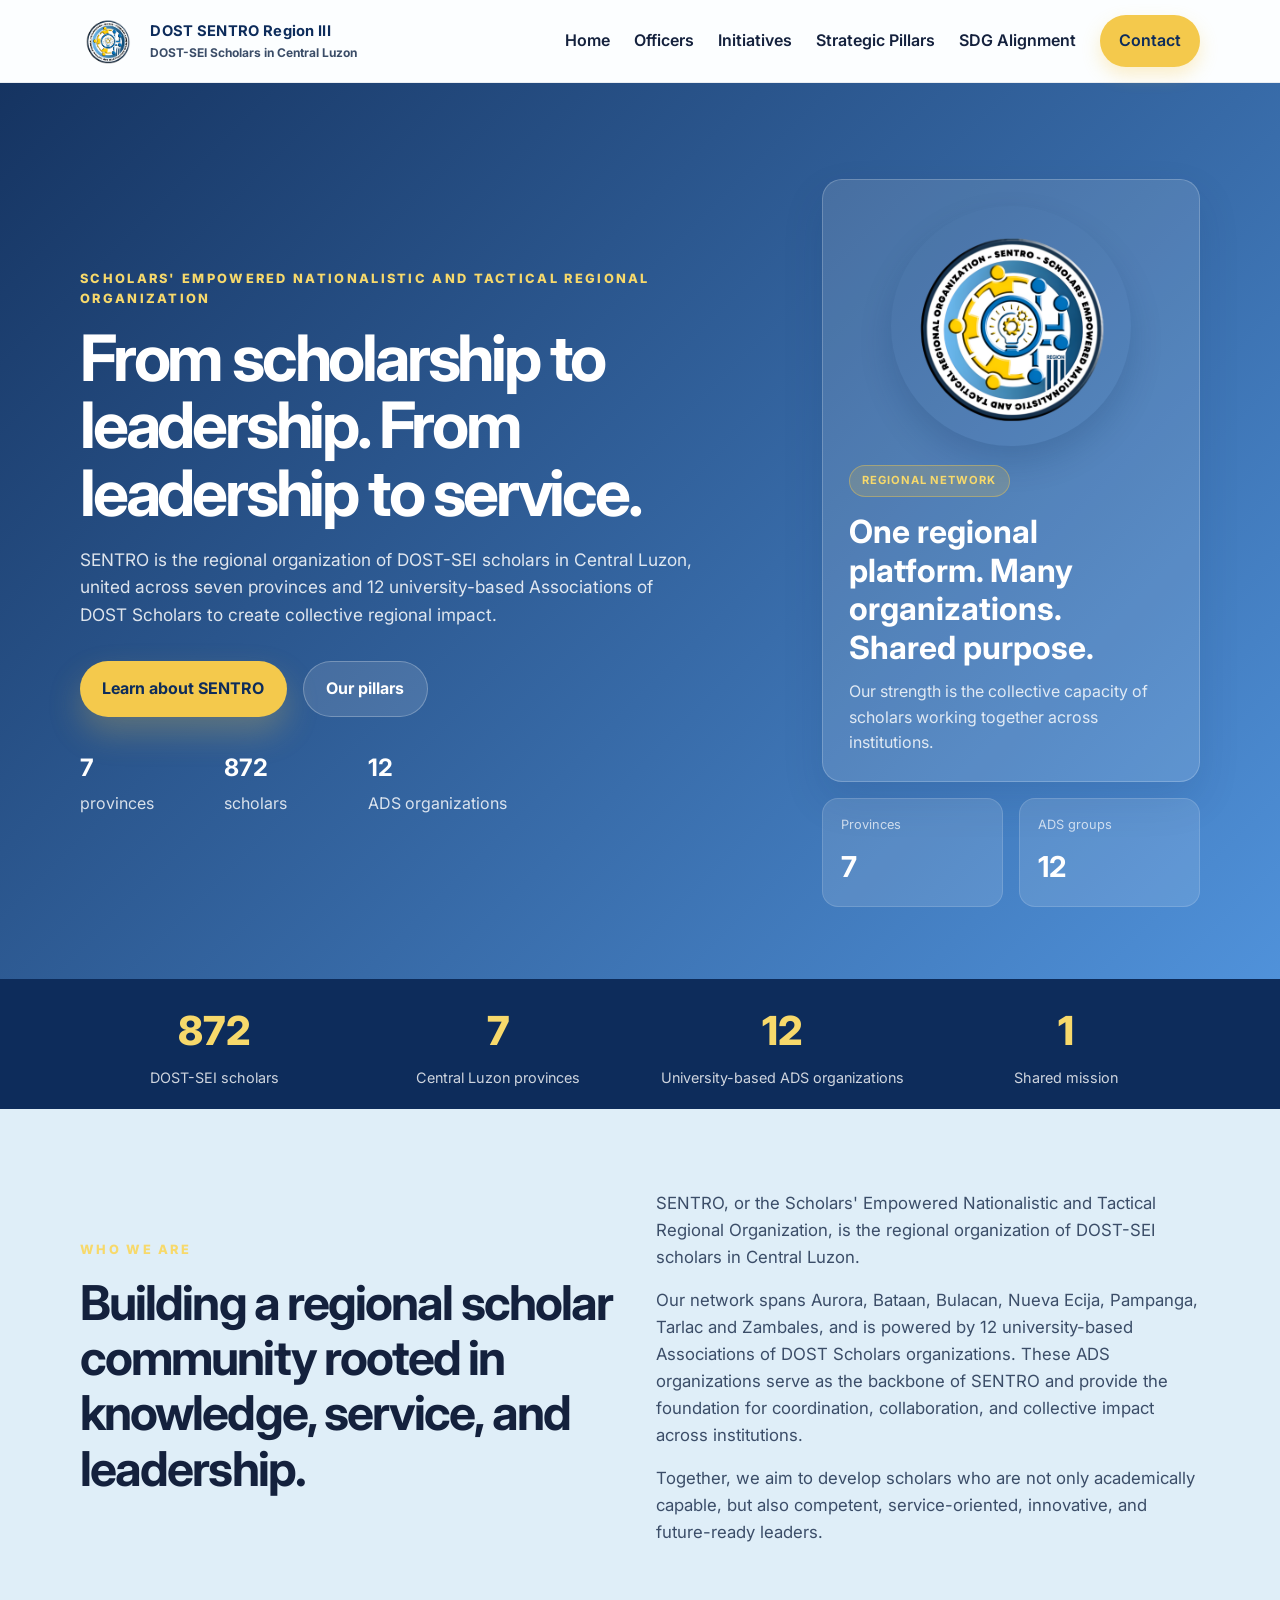
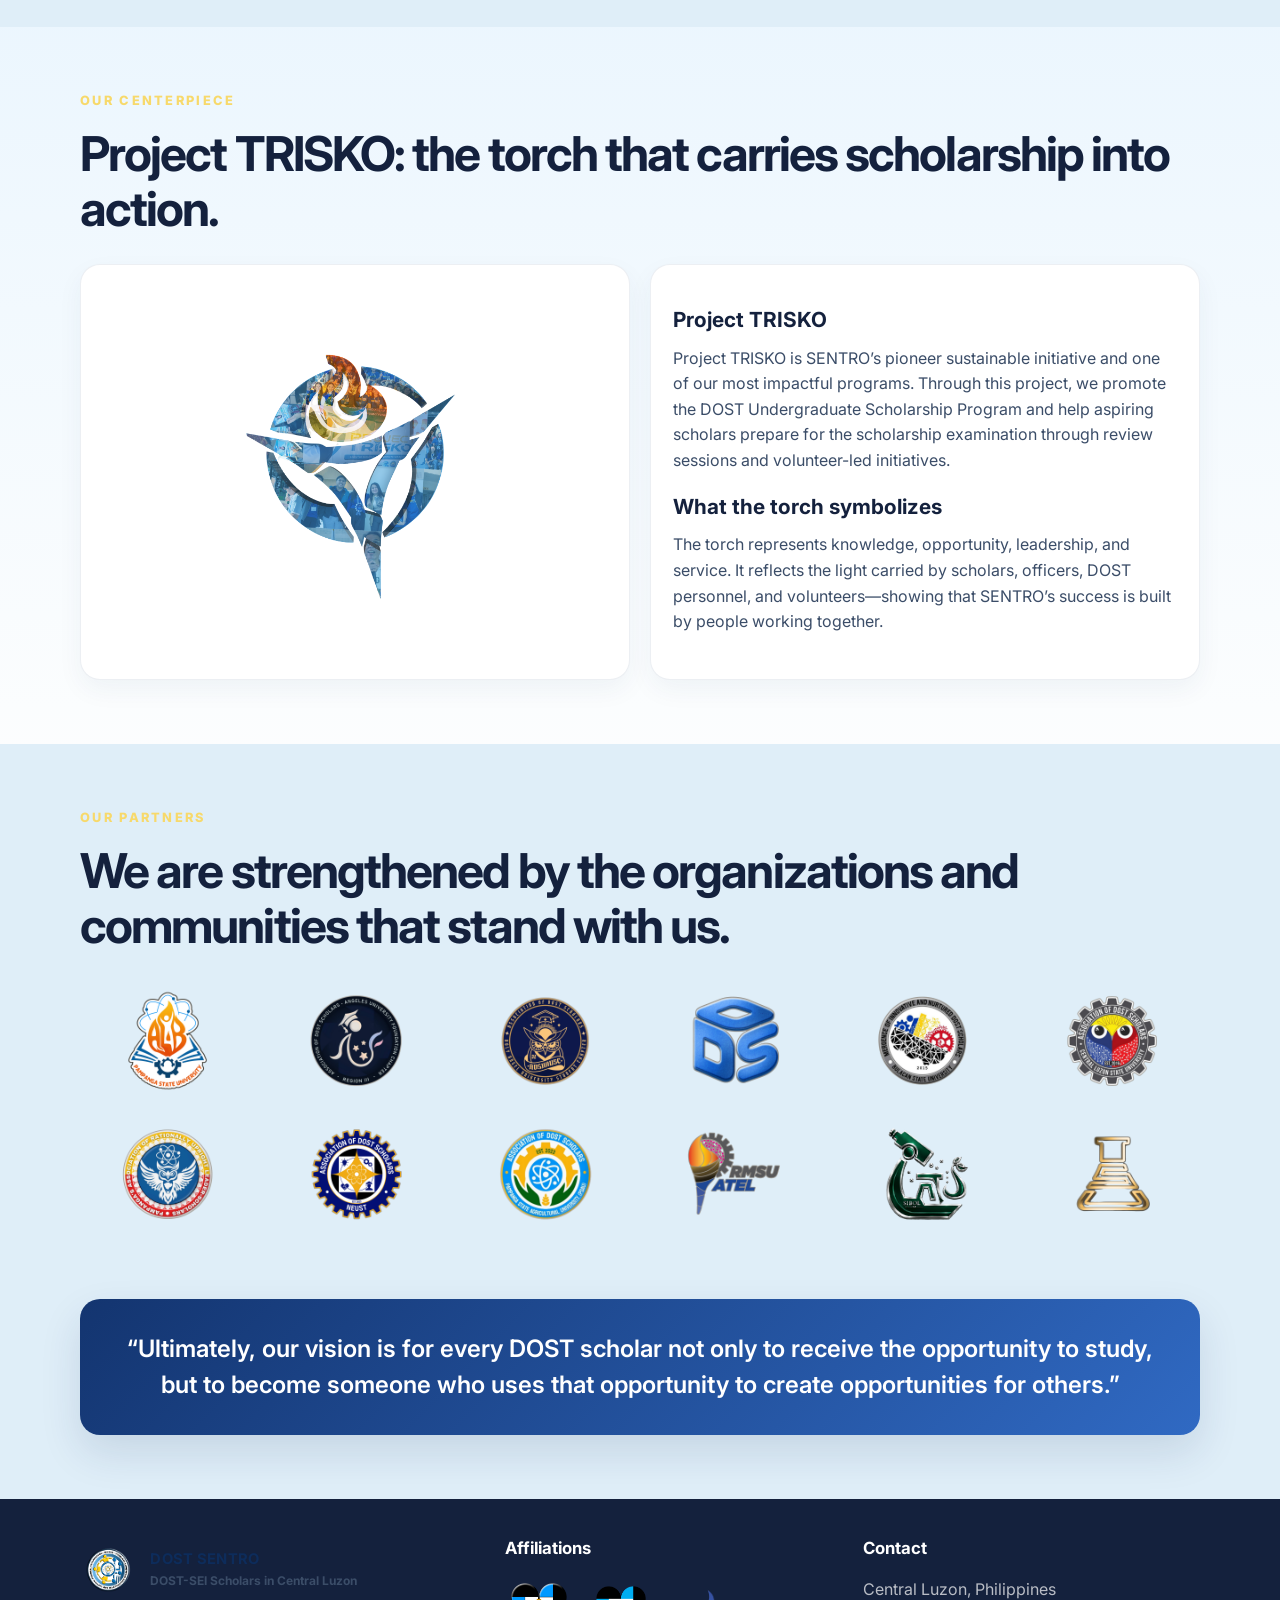
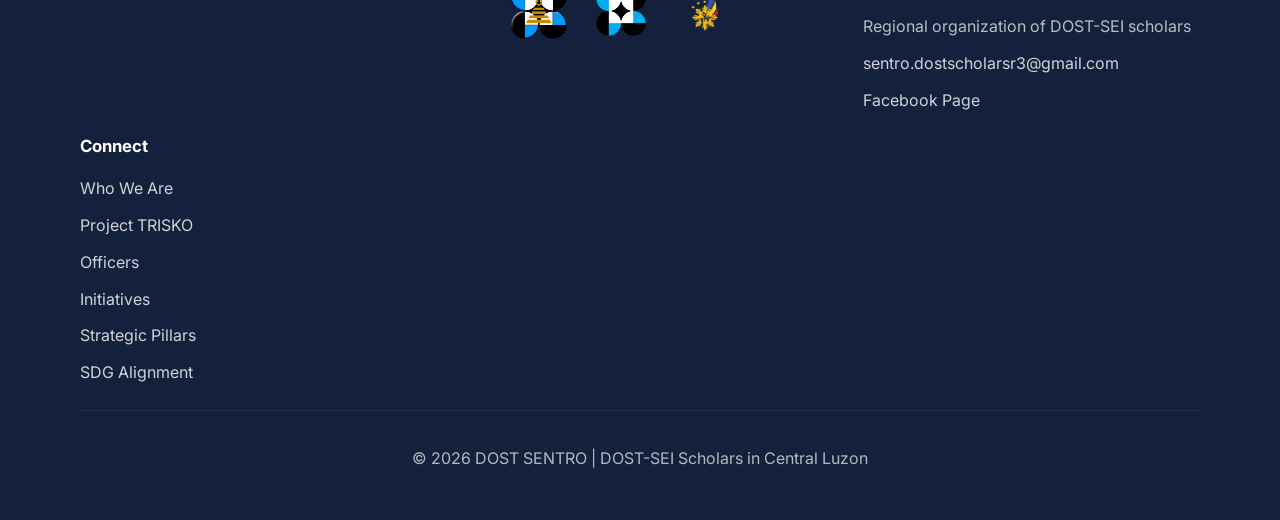
<file: index.html>
<!DOCTYPE html>
<html lang="en">
  <head>
    <meta charset="UTF-8" />
    <meta name="viewport" content="width=device-width, initial-scale=1.0" />
    <meta name="description" content="SENTRO — the Scholars' Empowered Nationalistic and Tactical Regional Organization, the regional organization of DOST-SEI scholars in Central Luzon." />
    <title>DOST SENTRO</title>
    <link rel="icon" type="image/png" href="charlie/DOST-SENTRO.png?v=2" />
    <link rel="preconnect" href="https://fonts.googleapis.com" />
    <link rel="preconnect" href="https://fonts.gstatic.com" crossorigin />
    <link href="https://fonts.googleapis.com/css2?family=Inter:wght@400;500;600;700;800&display=swap" rel="stylesheet" />
    <link rel="stylesheet" href="styles.css" />
  </head>
  <body>
    <header class="site-header">
      <div class="container nav-wrap">
        <a href="#top" class="brand" aria-label="DOST SENTRO home">
          <img src="charlie/DOST-SENTRO.png?v=2" alt="DOST SENTRO logo" class="brand-logo" />
          <div>
            <span class="brand-name">DOST SENTRO Region III</span>
            <span class="brand-sub">DOST-SEI Scholars in Central Luzon</span>
          </div>
        </a>

        <button class="nav-toggle" aria-label="Toggle navigation" aria-expanded="false">
          <span></span>
          <span></span>
          <span></span>
        </button>

        <nav class="main-nav" aria-label="Main navigation">
          <a href="#top" aria-current="page">Home</a>
          <a href="officers.html">Officers</a>
          <a href="initiatives.html">Initiatives</a>
          <a href="strategic-pillars.html">Strategic Pillars</a>
          <a href="sdg-alignment.html">SDG Alignment</a>
          <a href="#contact" class="nav-cta">Contact</a>
        </nav>
      </div>
    </header>

    <main id="top">
      <section class="hero">
        <div class="container hero-grid">
          <div class="hero-copy">
            <p class="eyebrow">Scholars' Empowered Nationalistic and Tactical Regional Organization</p>
            <h1>From scholarship to leadership. From leadership to service.</h1>
            <p class="lead">
              SENTRO is the regional organization of DOST-SEI scholars in Central Luzon, united across seven provinces
              and 12 university-based Associations of DOST Scholars to create collective regional impact.
            </p>
            <div class="hero-actions">
              <a href="#about" class="btn btn-primary">Learn about SENTRO</a>
              <a href="strategic-pillars.html" class="btn btn-secondary">Our pillars</a>
            </div>
            <ul class="hero-meta" aria-label="Quick facts">
              <li><strong>7</strong> provinces</li>
              <li><strong>872</strong> scholars</li>
              <li><strong>12</strong> ADS organizations</li>
            </ul>
          </div>

          <div class="hero-panel">
            <div class="panel-card highlight-card">
              <img src="charlie/DOST-SENTRO.png?v=2" alt="SENTRO official logo" class="hero-logo" />
              <div class="mini-label">Regional network</div>
              <h2>One regional platform. Many organizations. Shared purpose.</h2>
              <p>Our strength is the collective capacity of scholars working together across institutions.</p>
            </div>
            <div class="panel-stats">
              <div>
                <span>Provinces</span>
                <strong>7</strong>
              </div>
              <div>
                <span>ADS groups</span>
                <strong>12</strong>
              </div>
            </div>
          </div>
        </div>
      </section>

      <section class="stats-bar">
        <div class="container stats-grid">
          <div>
            <span class="stat-value">872</span>
            <span class="stat-label">DOST-SEI scholars</span>
          </div>
          <div>
            <span class="stat-value">7</span>
            <span class="stat-label">Central Luzon provinces</span>
          </div>
          <div>
            <span class="stat-value">12</span>
            <span class="stat-label">University-based ADS organizations</span>
          </div>
          <div>
            <span class="stat-value">1</span>
            <span class="stat-label">Shared mission</span>
          </div>
        </div>
      </section>

      <section id="about" class="section">
        <div class="container split-layout">
          <div class="section-intro">
            <p class="eyebrow">Who we are</p>
            <h2>Building a regional scholar community rooted in knowledge, service, and leadership.</h2>
          </div>
          <div class="section-content">
            <p>
              SENTRO, or the Scholars' Empowered Nationalistic and Tactical Regional Organization, is the regional
              organization of DOST-SEI scholars in Central Luzon.
            </p>
            <p>
              Our network spans Aurora, Bataan, Bulacan, Nueva Ecija, Pampanga, Tarlac and Zambales, and is powered by 12 university-based
              Associations of DOST Scholars organizations. These ADS organizations serve as the backbone of SENTRO and provide
              the foundation for coordination, collaboration, and collective impact across institutions.
            </p>
            <p>
              Together, we aim to develop scholars who are not only academically capable, but also competent, service-oriented,
              innovative, and future-ready leaders.
            </p>
          </div>
        </div>
      </section>

      <section id="trisko" class="section alt-bg">
        <div class="container">
          <div class="section-heading">
            <p class="eyebrow">Our centerpiece</p>
            <h2>Project TRISKO: the torch that carries scholarship into action.</h2>
          </div>

          <div class="card-grid two-up-featured">
            <article class="info-card feature-card">
              <img src="charlie/Trisko.png?v=2" alt="Project TRISKO logo" class="feature-logo" />
            </article>
            <article class="info-card feature-card">
              <h3>Project TRISKO</h3>
              <p>
                Project TRISKO is SENTRO’s pioneer sustainable initiative and one of our most impactful programs.
                Through this project, we promote the DOST Undergraduate Scholarship Program and help aspiring scholars
                prepare for the scholarship examination through review sessions and volunteer-led initiatives.
              </p>
              <h3>What the torch symbolizes</h3>
              <p>
                The torch represents knowledge, opportunity, leadership, and service. It reflects the light carried by
                scholars, officers, DOST personnel, and volunteers—showing that SENTRO’s success is
                built by people working together.
              </p>
            </article>
          </div>
        </div>
      </section>

      <section class="section">
        <div class="container">
          <div class="section-heading">
            <p class="eyebrow">Our partners</p>
            <h2>We are strengthened by the organizations and communities that stand with us.</h2>
          </div>

          <div class="partners-grid" aria-label="Partner logos">
            <figure class="partner-logo">
              <a href="https://www.facebook.com/alabdostpampangastateu" target="_blank" rel="noopener noreferrer" aria-label="Visit ALAB - DOST Pampanga State University on Facebook">
              <img src="charlie/01 ALAB Pamp State U.png?v=2" alt="ALAB, Pampanga State University" />
              <figcaption>ALAB - DOST Pampanga State University</figcaption>
              </a>
            </figure>
            <figure class="partner-logo">
              <a href="https://www.facebook.com/aufdostscholars" target="_blank" rel="noopener noreferrer" aria-label="Visit AUF - Association of DOST Scholars on Facebook">
              <img src="charlie/02 ADS-AC.png?v=2" alt="ADS-AC" />
              <figcaption>AUF - Association of DOST Scholars</figcaption>
              </a>
            </figure>
            <figure class="partner-logo">
              <a href="https://www.facebook.com/adshausc" target="_blank" rel="noopener noreferrer" aria-label="Visit Association of DOST Scholars - HAUSC on Facebook">
              <img src="charlie/03 ADS-HAUSC.png?v=2" alt="ADS-HAUSC" />
              <figcaption>Association of DOST Scholars - HAUSC</figcaption>
              </a>
            </figure>
            <figure class="partner-logo">
              <a href="https://www.facebook.com/BPSUDOS" target="_blank" rel="noopener noreferrer" aria-label="Visit BPSU-DOS on Facebook">
              <img src="charlie/04 BPSU-DOS.png?v=2" alt="BPSU-DOS" />
              <figcaption>BPSU-DOS</figcaption>
              </a>
            </figure>
            <figure class="partner-logo">
              <a href="https://www.facebook.com/MINDSBulSU" target="_blank" rel="noopener noreferrer" aria-label="Visit BulSU-MINDS on Facebook">
              <img src="charlie/05 BulSU-MINDS.png?v=2" alt="BulSU-MINDS" />
              <figcaption>BulSU-MINDS</figcaption>
              </a>
            </figure>
            <figure class="partner-logo">
              <a href="https://www.facebook.com/clsu.ads" target="_blank" rel="noopener noreferrer" aria-label="Visit CLSU - Association of DOST Scholars on Facebook">
              <img src="charlie/06 CLSU-ADS.png?v=2" alt="CLSU-ADS" />
              <figcaption>CLSU - Association of DOST Scholars</figcaption>
              </a>
            </figure>
            <figure class="partner-logo">
              <a href="https://www.facebook.com/DOSTPARUL" target="_blank" rel="noopener noreferrer" aria-label="Visit DOST-PARUL on Facebook">
              <img src="charlie/07 DOST-PARUL.png?v=2" alt="DOST-PARUL" />
              <figcaption>DOST-PARUL</figcaption>
              </a>
            </figure>
            <figure class="partner-logo">
              <a href="https://www.facebook.com/ads.NEUST" target="_blank" rel="noopener noreferrer" aria-label="Visit NEUST - Association of DOST Scholars on Facebook">
              <img src="charlie/08 NEUST-ADS.png?v=2" alt="NEUST-ADS" />
              <figcaption>NEUST - Association of DOST Scholars</figcaption>
              </a>
            </figure>
            <figure class="partner-logo">
              <a href="https://www.facebook.com/PSAUDOST" target="_blank" rel="noopener noreferrer" aria-label="Visit PSAU - Association of DOST Scholars on Facebook">
              <img src="charlie/09 PSAU-ADS.png?v=2" alt="PSAU-ADS" />
              <figcaption>PSAU - Association of DOST Scholars</figcaption>
              </a>
            </figure>
            <figure class="partner-logo">
              <a href="https://www.facebook.com/prmsupatel" target="_blank" rel="noopener noreferrer" aria-label="Visit PRMSU-PATEL on Facebook">
              <img src="charlie/10 PRMSU-PATEL.png?v=2" alt="PRMSU-PATEL" />
              <figcaption>PRMSU-PATEL</figcaption>
              </a>
            </figure>
            <figure class="partner-logo">
              <a href="https://www.facebook.com/profile.php?id=61591628807048" target="_blank" rel="noopener noreferrer" aria-label="Visit TAU-SIBOL on Facebook">
              <img src="charlie/11 TAU-SIBOL.png?v=2" alt="TAU-SIBOL" />
              <figcaption>TAU-SIBOL</figcaption>
              </a>
            </figure>
            <figure class="partner-logo">
              <a href="https://www.facebook.com/TSUDOSTisko" target="_blank" rel="noopener noreferrer" aria-label="Visit TSU - Association of DOST Scholars on Facebook">
              <img src="charlie/12 TSU-ADS.png?v=2" alt="TSU-ADS" />
              <figcaption>TSU - Association of DOST Scholars</figcaption>
              </a>
            </figure>
          </div>
        </div>
      </section>

      <section class="section quote-section">
        <div class="container quote-box">
          <p>
            “Ultimately, our vision is for every DOST scholar not only to receive the opportunity to study, but to become someone who uses that opportunity to create opportunities for others.”
          </p>
        </div>
      </section>
    </main>

    <footer id="contact" class="site-footer">
      <div class="container footer-grid">
        <div>
          <a href="#top" class="brand footer-brand" aria-label="DOST SENTRO home">
            <img src="charlie/DOST-SENTRO.png?v=2" alt="DOST SENTRO logo" class="brand-logo" />
            <div>
              <span class="brand-name">DOST SENTRO</span>
              <span class="brand-sub">DOST-SEI Scholars in Central Luzon</span>
            </div>
          </a>
        </div>

        <div>
          <h3>Affiliations</h3>
          <div class="footer-logos" aria-label="Official logos">
            <img src="charlie/DOST-SEI.png?v=2" alt="DOST-SEI logo" />
            <img src="charlie/DOST-R3.png?v=2" alt="DOST Region 3 logo" />
            <img src="charlie/Patriot.png?v=2" alt="PATRIOT logo" class="affiliation-badge" />
          </div>
        </div>

        <div>
          <h3>Contact</h3>
          <ul>
            <li>Central Luzon, Philippines</li>
            <li>Regional organization of DOST-SEI scholars</li>
            <li><a href="mailto:sentro.dostscholarsr3@gmail.com">sentro.dostscholarsr3@gmail.com</a></li>
            <li><a href="https://www.facebook.com/sentro.dostscholarsr3" target="_blank" rel="noreferrer">Facebook Page</a></li>
          </ul>
        </div>

        <div>
          <h3>Connect</h3>
          <ul>
            <li><a href="#about">Who We Are</a></li>
            <li><a href="#trisko">Project TRISKO</a></li>
            <li><a href="officers.html">Officers</a></li>
            <li><a href="initiatives.html">Initiatives</a></li>
            <li><a href="strategic-pillars.html">Strategic Pillars</a></li>
            <li><a href="sdg-alignment.html">SDG Alignment</a></li>
          </ul>
        </div>
      </div>
      <div class="container copyright">
        <p>© <span id="year"></span> DOST SENTRO | DOST-SEI Scholars in Central Luzon</p>
      </div>
    </footer>

    <script src="script.js"></script>
  </body>
</html>
</file>
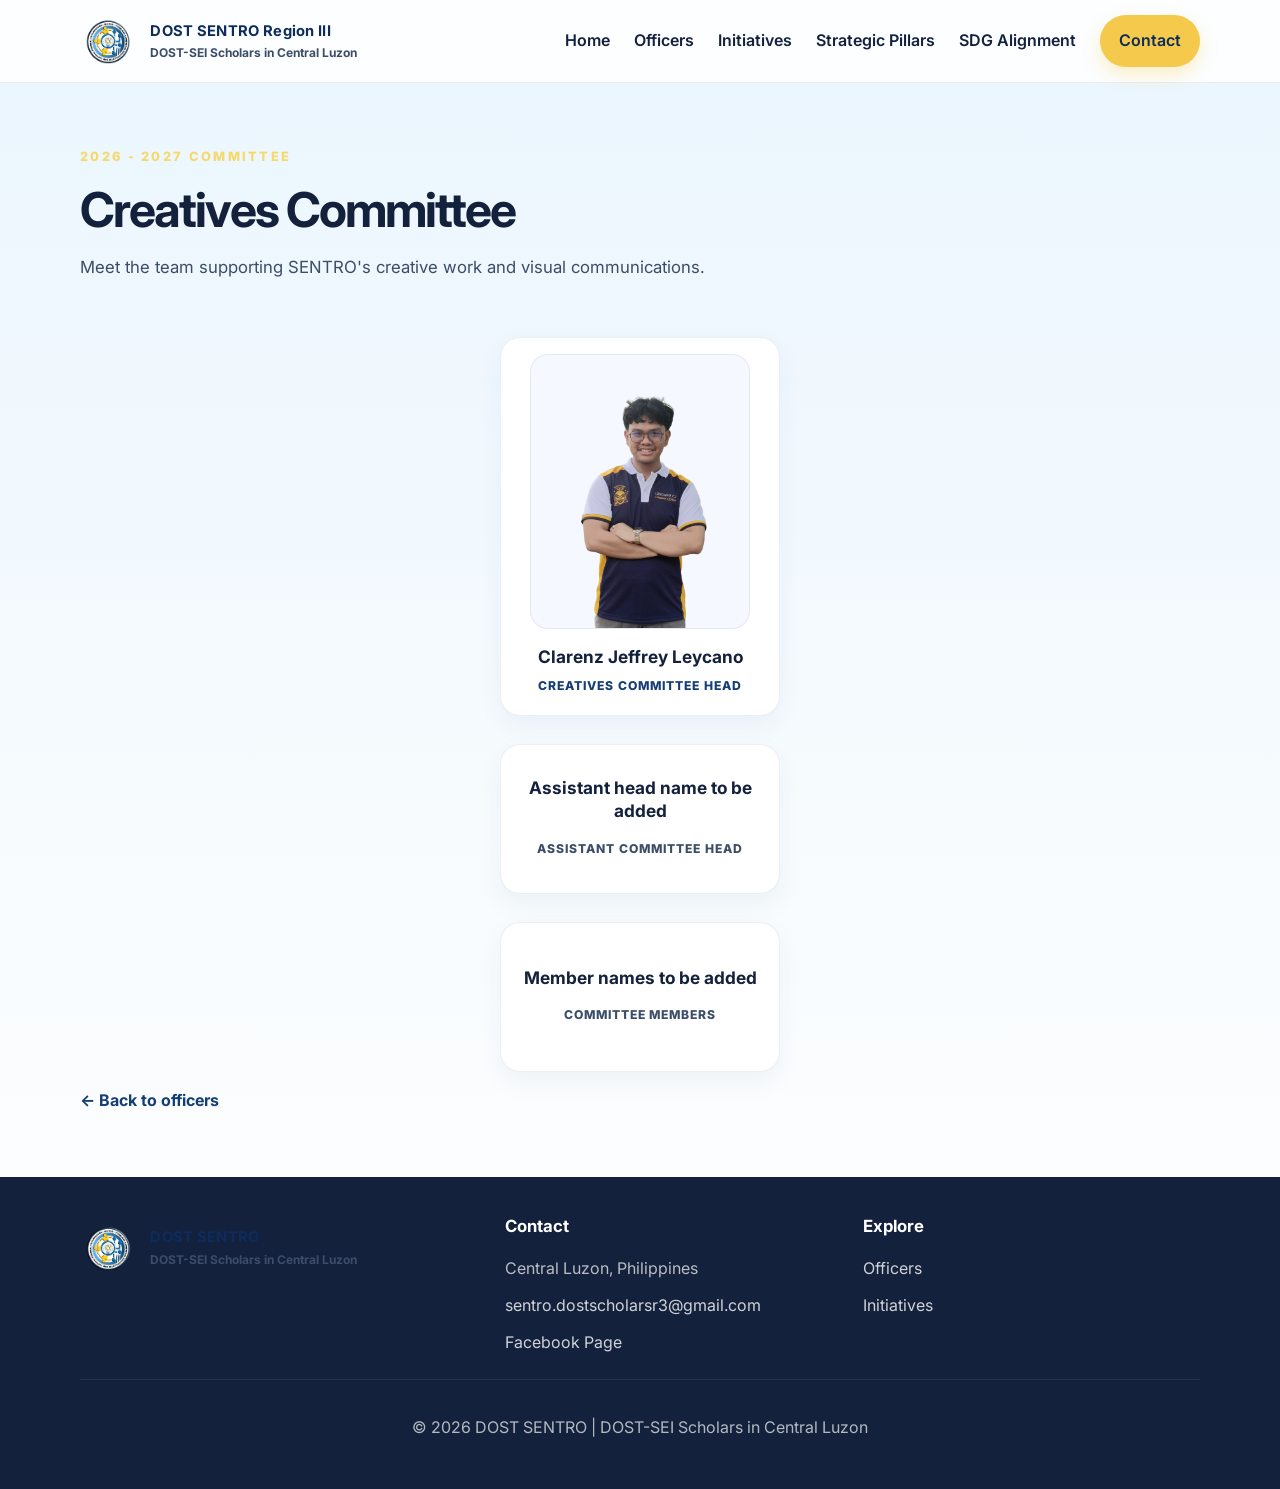
<file: creatives-committee.html>
<!DOCTYPE html>
<html lang="en">
  <head>
    <meta charset="UTF-8" />
    <meta name="viewport" content="width=device-width, initial-scale=1.0" />
    <meta name="description" content="Meet the 2026 - 2027 DOST SENTRO Creatives Committee." />
    <title>Creatives Committee | DOST SENTRO</title>
    <link rel="icon" type="image/png" href="charlie/DOST-SENTRO.png?v=2" />
    <link rel="preconnect" href="https://fonts.googleapis.com" />
    <link rel="preconnect" href="https://fonts.gstatic.com" crossorigin />
    <link href="https://fonts.googleapis.com/css2?family=Inter:wght@400;500;600;700;800&display=swap" rel="stylesheet" />
    <link rel="stylesheet" href="styles.css" />
  </head>
  <body>
    <header class="site-header">
      <div class="container nav-wrap">
        <a href="index.html#top" class="brand" aria-label="DOST SENTRO home"><img src="charlie/DOST-SENTRO.png?v=2" alt="DOST SENTRO logo" class="brand-logo" /><div><span class="brand-name">DOST SENTRO Region III</span><span class="brand-sub">DOST-SEI Scholars in Central Luzon</span></div></a>
        <button class="nav-toggle" aria-label="Toggle navigation" aria-expanded="false"><span></span><span></span><span></span></button>
        <nav class="main-nav" aria-label="Main navigation">
          <a href="index.html#top">Home</a><a href="officers.html">Officers</a><a href="initiatives.html">Initiatives</a><a href="strategic-pillars.html">Strategic Pillars</a><a href="sdg-alignment.html">SDG Alignment</a><a href="#contact" class="nav-cta">Contact</a>
        </nav>
      </div>
    </header>
    <main id="top">
      <section class="section alt-bg">
        <div class="container">
          <div class="section-heading"><p class="eyebrow">2026 - 2027 committee</p><h2>Creatives Committee</h2><p class="section-content">Meet the team supporting SENTRO's creative work and visual communications.</p></div>
          <div class="committee-structure">
            <section class="committee-level">
              <div class="officer-grid committee-team-grid">
                <article class="officer-card">
                  <img src="charlie/SENTRO Execs Pic/005 LEYCANO, Clarenz Jeffrey - Creatives Committee Head.png" alt="Clarenz Jeffrey Leycano, Creatives Committee Head" class="officer-photo" />
                  <h3>Clarenz Jeffrey Leycano</h3><p class="officer-role">Creatives Committee Head</p>
                </article>
              </div>
            </section>
            <section class="committee-level">
              <div class="committee-assistant-grid">
                <article class="officer-card committee-role-placeholder"><h3>Assistant head name to be added</h3><p class="officer-role">Assistant Committee Head</p></article>
              </div>
            </section>
            <section class="committee-level">
              <div class="committee-assistant-grid committee-member-placeholder">
                <article class="officer-card committee-role-placeholder"><h3>Member names to be added</h3><p class="officer-role">Committee Members</p></article>
              </div>
            </section>
          </div>
          <a class="committee-back-link" href="officers.html">← Back to officers</a>
        </div>
      </section>
    </main>
    <footer id="contact" class="site-footer">
      <div class="container footer-grid">
        <div><a href="index.html#top" class="brand footer-brand" aria-label="DOST SENTRO home"><img src="charlie/DOST-SENTRO.png?v=2" alt="DOST SENTRO logo" class="brand-logo" /><div><span class="brand-name">DOST SENTRO</span><span class="brand-sub">DOST-SEI Scholars in Central Luzon</span></div></a></div>
        <div><h3>Contact</h3><ul><li>Central Luzon, Philippines</li><li><a href="mailto:sentro.dostscholarsr3@gmail.com">sentro.dostscholarsr3@gmail.com</a></li><li><a href="https://www.facebook.com/sentro.dostscholarsr3" target="_blank" rel="noreferrer">Facebook Page</a></li></ul></div>
        <div><h3>Explore</h3><ul><li><a href="officers.html">Officers</a></li><li><a href="initiatives.html">Initiatives</a></li></ul></div>
      </div>
      <div class="container copyright"><p>&copy; <span id="year"></span> DOST SENTRO | DOST-SEI Scholars in Central Luzon</p></div>
    </footer>
    <script src="script.js"></script>
  </body>
</html>
</file>
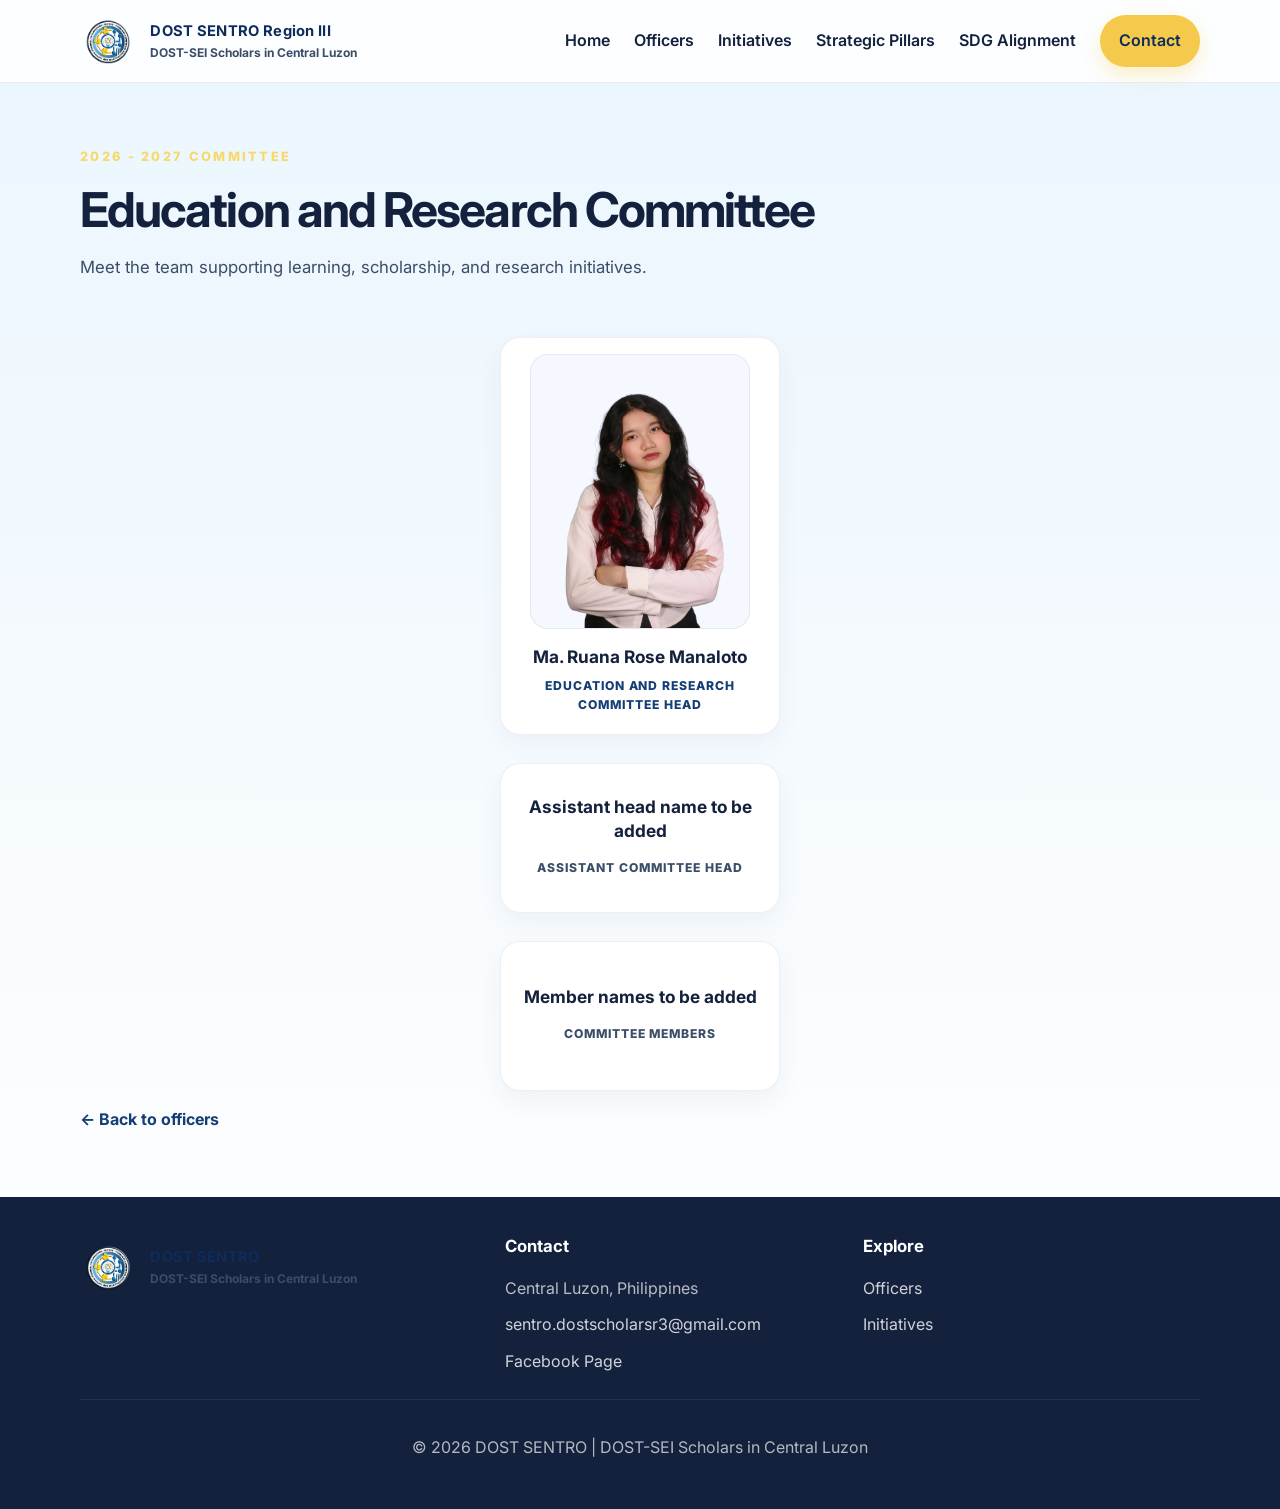
<file: education-research-committee.html>
<!DOCTYPE html>
<html lang="en">
  <head>
    <meta charset="UTF-8" />
    <meta name="viewport" content="width=device-width, initial-scale=1.0" />
    <meta name="description" content="Meet the 2026 - 2027 DOST SENTRO Education and Research Committee." />
    <title>Education and Research Committee | DOST SENTRO</title>
    <link rel="icon" type="image/png" href="charlie/DOST-SENTRO.png?v=2" />
    <link rel="preconnect" href="https://fonts.googleapis.com" />
    <link rel="preconnect" href="https://fonts.gstatic.com" crossorigin />
    <link href="https://fonts.googleapis.com/css2?family=Inter:wght@400;500;600;700;800&display=swap" rel="stylesheet" />
    <link rel="stylesheet" href="styles.css" />
  </head>
  <body>
    <header class="site-header"><div class="container nav-wrap">
      <a href="index.html#top" class="brand" aria-label="DOST SENTRO home"><img src="charlie/DOST-SENTRO.png?v=2" alt="DOST SENTRO logo" class="brand-logo" /><div><span class="brand-name">DOST SENTRO Region III</span><span class="brand-sub">DOST-SEI Scholars in Central Luzon</span></div></a>
      <button class="nav-toggle" aria-label="Toggle navigation" aria-expanded="false"><span></span><span></span><span></span></button>
      <nav class="main-nav" aria-label="Main navigation"><a href="index.html#top">Home</a><a href="officers.html">Officers</a><a href="initiatives.html">Initiatives</a><a href="strategic-pillars.html">Strategic Pillars</a><a href="sdg-alignment.html">SDG Alignment</a><a href="#contact" class="nav-cta">Contact</a></nav>
    </div></header>
    <main id="top"><section class="section alt-bg"><div class="container">
      <div class="section-heading"><p class="eyebrow">2026 - 2027 committee</p><h2>Education and Research Committee</h2><p class="section-content">Meet the team supporting learning, scholarship, and research initiatives.</p></div>
      <div class="committee-structure">
        <section class="committee-level"><div class="officer-grid committee-team-grid"><article class="officer-card"><img src="charlie/SENTRO Execs Pic/007 MANALOTO, Ma. Ruana Rose - Education and Research Committee Head.png" alt="Ma. Ruana Rose Manaloto, Education and Research Committee Head" class="officer-photo" /><h3>Ma. Ruana Rose Manaloto</h3><p class="officer-role">Education and Research Committee Head</p></article></div></section>
        <section class="committee-level"><div class="committee-assistant-grid"><article class="officer-card committee-role-placeholder"><h3>Assistant head name to be added</h3><p class="officer-role">Assistant Committee Head</p></article></div></section>
        <section class="committee-level"><div class="committee-assistant-grid committee-member-placeholder"><article class="officer-card committee-role-placeholder"><h3>Member names to be added</h3><p class="officer-role">Committee Members</p></article></div></section>
      </div>
      <a class="committee-back-link" href="officers.html">← Back to officers</a>
    </div></section></main>
    <footer id="contact" class="site-footer"><div class="container footer-grid">
      <div><a href="index.html#top" class="brand footer-brand" aria-label="DOST SENTRO home"><img src="charlie/DOST-SENTRO.png?v=2" alt="DOST SENTRO logo" class="brand-logo" /><div><span class="brand-name">DOST SENTRO</span><span class="brand-sub">DOST-SEI Scholars in Central Luzon</span></div></a></div>
      <div><h3>Contact</h3><ul><li>Central Luzon, Philippines</li><li><a href="mailto:sentro.dostscholarsr3@gmail.com">sentro.dostscholarsr3@gmail.com</a></li><li><a href="https://www.facebook.com/sentro.dostscholarsr3" target="_blank" rel="noreferrer">Facebook Page</a></li></ul></div>
      <div><h3>Explore</h3><ul><li><a href="officers.html">Officers</a></li><li><a href="initiatives.html">Initiatives</a></li></ul></div>
    </div><div class="container copyright"><p>&copy; <span id="year"></span> DOST SENTRO | DOST-SEI Scholars in Central Luzon</p></div></footer>
    <script src="script.js"></script>
  </body>
</html>
</file>
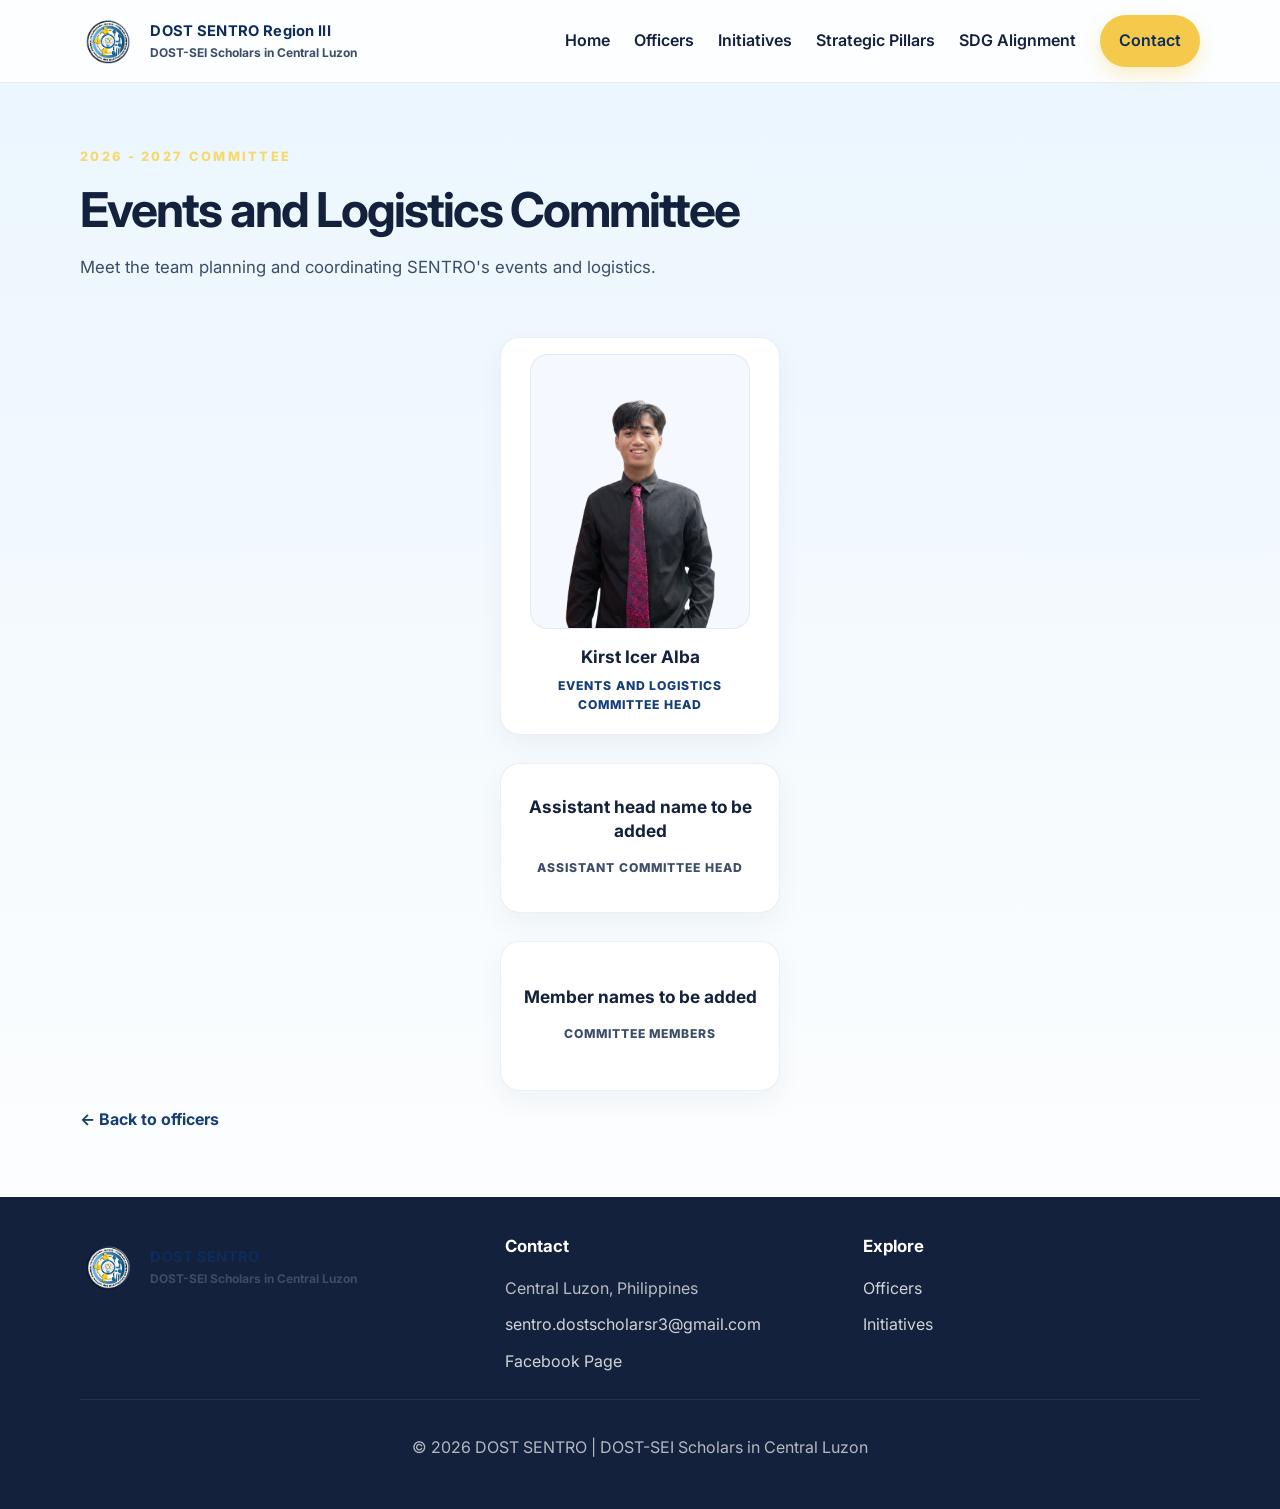
<file: events-logistics-committee.html>
<!DOCTYPE html>
<html lang="en">
  <head>
    <meta charset="UTF-8" />
    <meta name="viewport" content="width=device-width, initial-scale=1.0" />
    <meta name="description" content="Meet the 2026 - 2027 DOST SENTRO Events and Logistics Committee." />
    <title>Events and Logistics Committee | DOST SENTRO</title>
    <link rel="icon" type="image/png" href="charlie/DOST-SENTRO.png?v=2" />
    <link rel="preconnect" href="https://fonts.googleapis.com" />
    <link rel="preconnect" href="https://fonts.gstatic.com" crossorigin />
    <link href="https://fonts.googleapis.com/css2?family=Inter:wght@400;500;600;700;800&display=swap" rel="stylesheet" />
    <link rel="stylesheet" href="styles.css" />
  </head>
  <body>
    <header class="site-header"><div class="container nav-wrap">
      <a href="index.html#top" class="brand" aria-label="DOST SENTRO home"><img src="charlie/DOST-SENTRO.png?v=2" alt="DOST SENTRO logo" class="brand-logo" /><div><span class="brand-name">DOST SENTRO Region III</span><span class="brand-sub">DOST-SEI Scholars in Central Luzon</span></div></a>
      <button class="nav-toggle" aria-label="Toggle navigation" aria-expanded="false"><span></span><span></span><span></span></button>
      <nav class="main-nav" aria-label="Main navigation"><a href="index.html#top">Home</a><a href="officers.html">Officers</a><a href="initiatives.html">Initiatives</a><a href="strategic-pillars.html">Strategic Pillars</a><a href="sdg-alignment.html">SDG Alignment</a><a href="#contact" class="nav-cta">Contact</a></nav>
    </div></header>
    <main id="top"><section class="section alt-bg"><div class="container">
      <div class="section-heading"><p class="eyebrow">2026 - 2027 committee</p><h2>Events and Logistics Committee</h2><p class="section-content">Meet the team planning and coordinating SENTRO's events and logistics.</p></div>
      <div class="committee-structure">
        <section class="committee-level"><div class="officer-grid committee-team-grid"><article class="officer-card"><img src="charlie/SENTRO Execs Pic/010 ALBA, Kirst Icer - Events and Logistics Committee Head.png" alt="Kirst Icer Alba, Events and Logistics Committee Head" class="officer-photo" /><h3>Kirst Icer Alba</h3><p class="officer-role">Events and Logistics Committee Head</p></article></div></section>
        <section class="committee-level"><div class="committee-assistant-grid"><article class="officer-card committee-role-placeholder"><h3>Assistant head name to be added</h3><p class="officer-role">Assistant Committee Head</p></article></div></section>
        <section class="committee-level"><div class="committee-assistant-grid committee-member-placeholder"><article class="officer-card committee-role-placeholder"><h3>Member names to be added</h3><p class="officer-role">Committee Members</p></article></div></section>
      </div>
      <a class="committee-back-link" href="officers.html">← Back to officers</a>
    </div></section></main>
    <footer id="contact" class="site-footer"><div class="container footer-grid">
      <div><a href="index.html#top" class="brand footer-brand" aria-label="DOST SENTRO home"><img src="charlie/DOST-SENTRO.png?v=2" alt="DOST SENTRO logo" class="brand-logo" /><div><span class="brand-name">DOST SENTRO</span><span class="brand-sub">DOST-SEI Scholars in Central Luzon</span></div></a></div>
      <div><h3>Contact</h3><ul><li>Central Luzon, Philippines</li><li><a href="mailto:sentro.dostscholarsr3@gmail.com">sentro.dostscholarsr3@gmail.com</a></li><li><a href="https://www.facebook.com/sentro.dostscholarsr3" target="_blank" rel="noreferrer">Facebook Page</a></li></ul></div>
      <div><h3>Explore</h3><ul><li><a href="officers.html">Officers</a></li><li><a href="initiatives.html">Initiatives</a></li></ul></div>
    </div><div class="container copyright"><p>&copy; <span id="year"></span> DOST SENTRO | DOST-SEI Scholars in Central Luzon</p></div></footer>
    <script src="script.js"></script>
  </body>
</html>
</file>
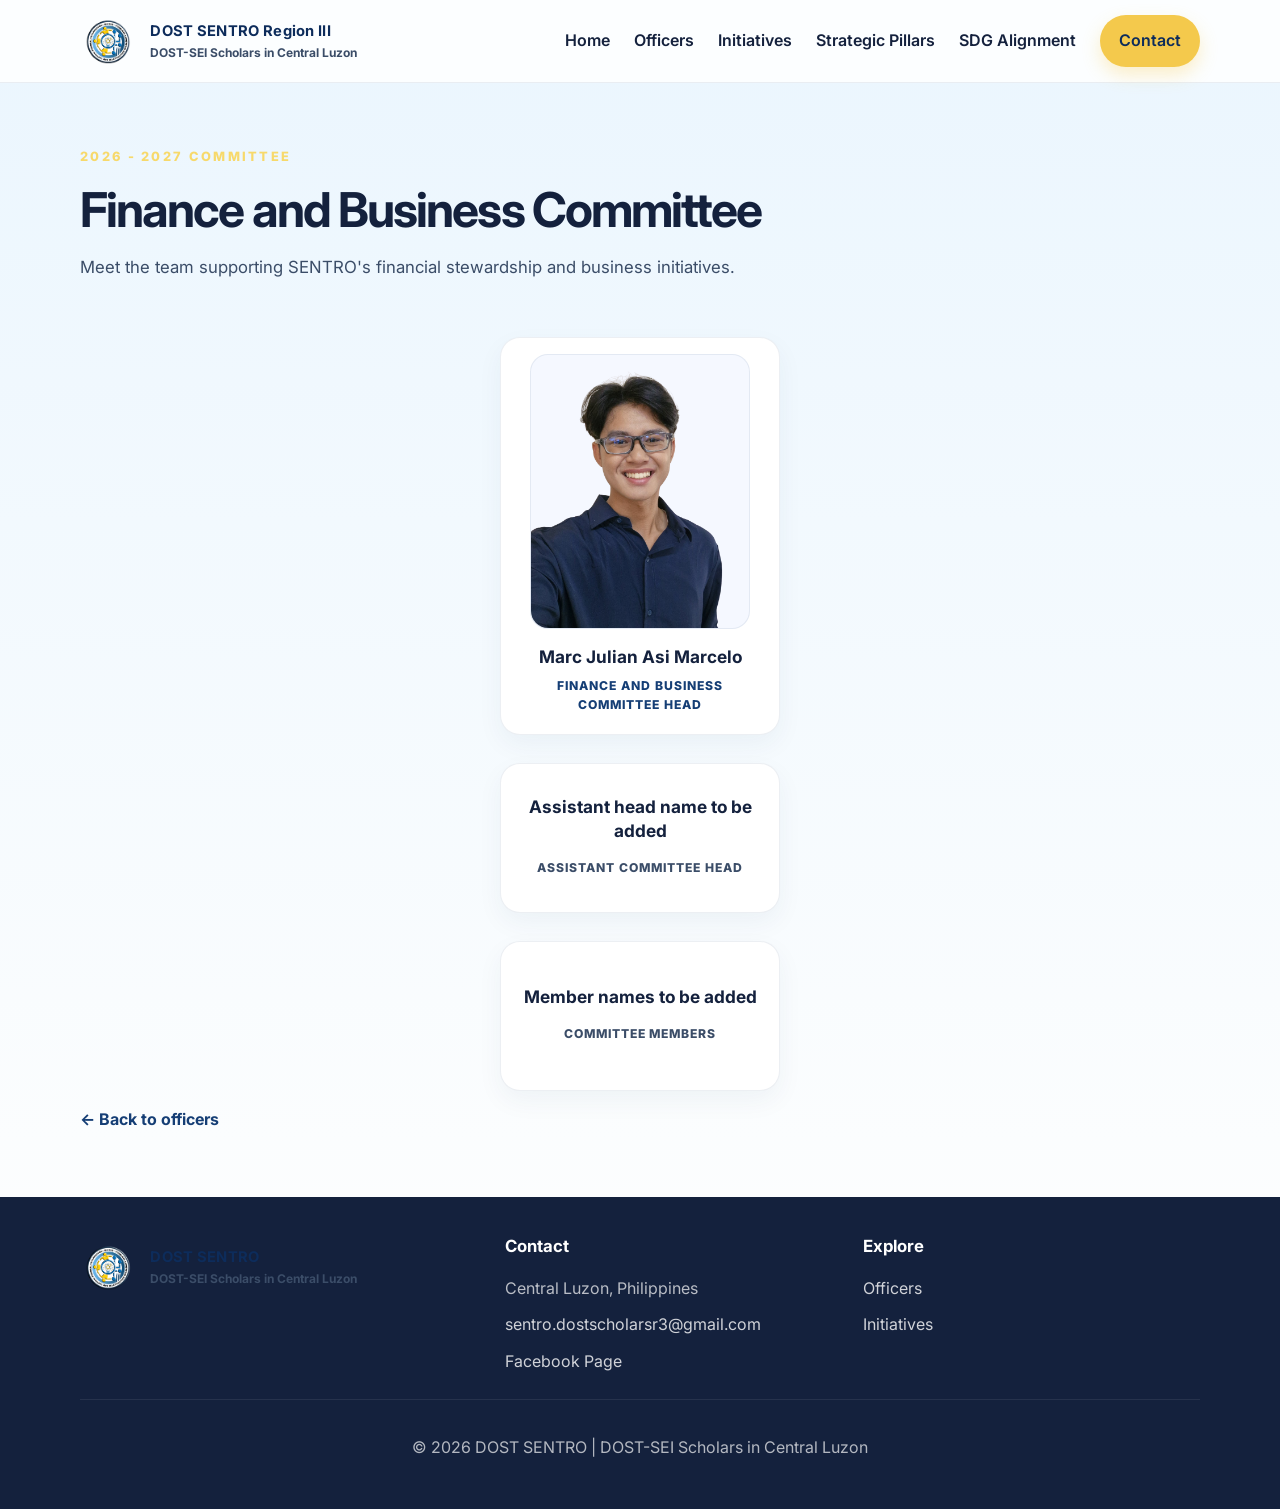
<file: finance-business-committee.html>
<!DOCTYPE html>
<html lang="en">
  <head>
    <meta charset="UTF-8" />
    <meta name="viewport" content="width=device-width, initial-scale=1.0" />
    <meta name="description" content="Meet the 2026 - 2027 DOST SENTRO Finance and Business Committee." />
    <title>Finance and Business Committee | DOST SENTRO</title>
    <link rel="icon" type="image/png" href="charlie/DOST-SENTRO.png?v=2" />
    <link rel="preconnect" href="https://fonts.googleapis.com" />
    <link rel="preconnect" href="https://fonts.gstatic.com" crossorigin />
    <link href="https://fonts.googleapis.com/css2?family=Inter:wght@400;500;600;700;800&display=swap" rel="stylesheet" />
    <link rel="stylesheet" href="styles.css" />
  </head>
  <body>
    <header class="site-header"><div class="container nav-wrap">
      <a href="index.html#top" class="brand" aria-label="DOST SENTRO home"><img src="charlie/DOST-SENTRO.png?v=2" alt="DOST SENTRO logo" class="brand-logo" /><div><span class="brand-name">DOST SENTRO Region III</span><span class="brand-sub">DOST-SEI Scholars in Central Luzon</span></div></a>
      <button class="nav-toggle" aria-label="Toggle navigation" aria-expanded="false"><span></span><span></span><span></span></button>
      <nav class="main-nav" aria-label="Main navigation"><a href="index.html#top">Home</a><a href="officers.html">Officers</a><a href="initiatives.html">Initiatives</a><a href="strategic-pillars.html">Strategic Pillars</a><a href="sdg-alignment.html">SDG Alignment</a><a href="#contact" class="nav-cta">Contact</a></nav>
    </div></header>
    <main id="top"><section class="section alt-bg"><div class="container">
      <div class="section-heading"><p class="eyebrow">2026 - 2027 committee</p><h2>Finance and Business Committee</h2><p class="section-content">Meet the team supporting SENTRO's financial stewardship and business initiatives.</p></div>
      <div class="committee-structure">
        <section class="committee-level"><div class="officer-grid committee-team-grid"><article class="officer-card"><img src="charlie/SENTRO Execs Pic/008 MARCELO, Marc Julian Asi - Finance and Business Committee Head.png" alt="Marc Julian Asi Marcelo, Finance and Business Committee Head" class="officer-photo" /><h3>Marc Julian Asi Marcelo</h3><p class="officer-role">Finance and Business Committee Head</p></article></div></section>
        <section class="committee-level"><div class="committee-assistant-grid"><article class="officer-card committee-role-placeholder"><h3>Assistant head name to be added</h3><p class="officer-role">Assistant Committee Head</p></article></div></section>
        <section class="committee-level"><div class="committee-assistant-grid committee-member-placeholder"><article class="officer-card committee-role-placeholder"><h3>Member names to be added</h3><p class="officer-role">Committee Members</p></article></div></section>
      </div>
      <a class="committee-back-link" href="officers.html">← Back to officers</a>
    </div></section></main>
    <footer id="contact" class="site-footer"><div class="container footer-grid">
      <div><a href="index.html#top" class="brand footer-brand" aria-label="DOST SENTRO home"><img src="charlie/DOST-SENTRO.png?v=2" alt="DOST SENTRO logo" class="brand-logo" /><div><span class="brand-name">DOST SENTRO</span><span class="brand-sub">DOST-SEI Scholars in Central Luzon</span></div></a></div>
      <div><h3>Contact</h3><ul><li>Central Luzon, Philippines</li><li><a href="mailto:sentro.dostscholarsr3@gmail.com">sentro.dostscholarsr3@gmail.com</a></li><li><a href="https://www.facebook.com/sentro.dostscholarsr3" target="_blank" rel="noreferrer">Facebook Page</a></li></ul></div>
      <div><h3>Explore</h3><ul><li><a href="officers.html">Officers</a></li><li><a href="initiatives.html">Initiatives</a></li></ul></div>
    </div><div class="container copyright"><p>&copy; <span id="year"></span> DOST SENTRO | DOST-SEI Scholars in Central Luzon</p></div></footer>
    <script src="script.js"></script>
  </body>
</html>
</file>
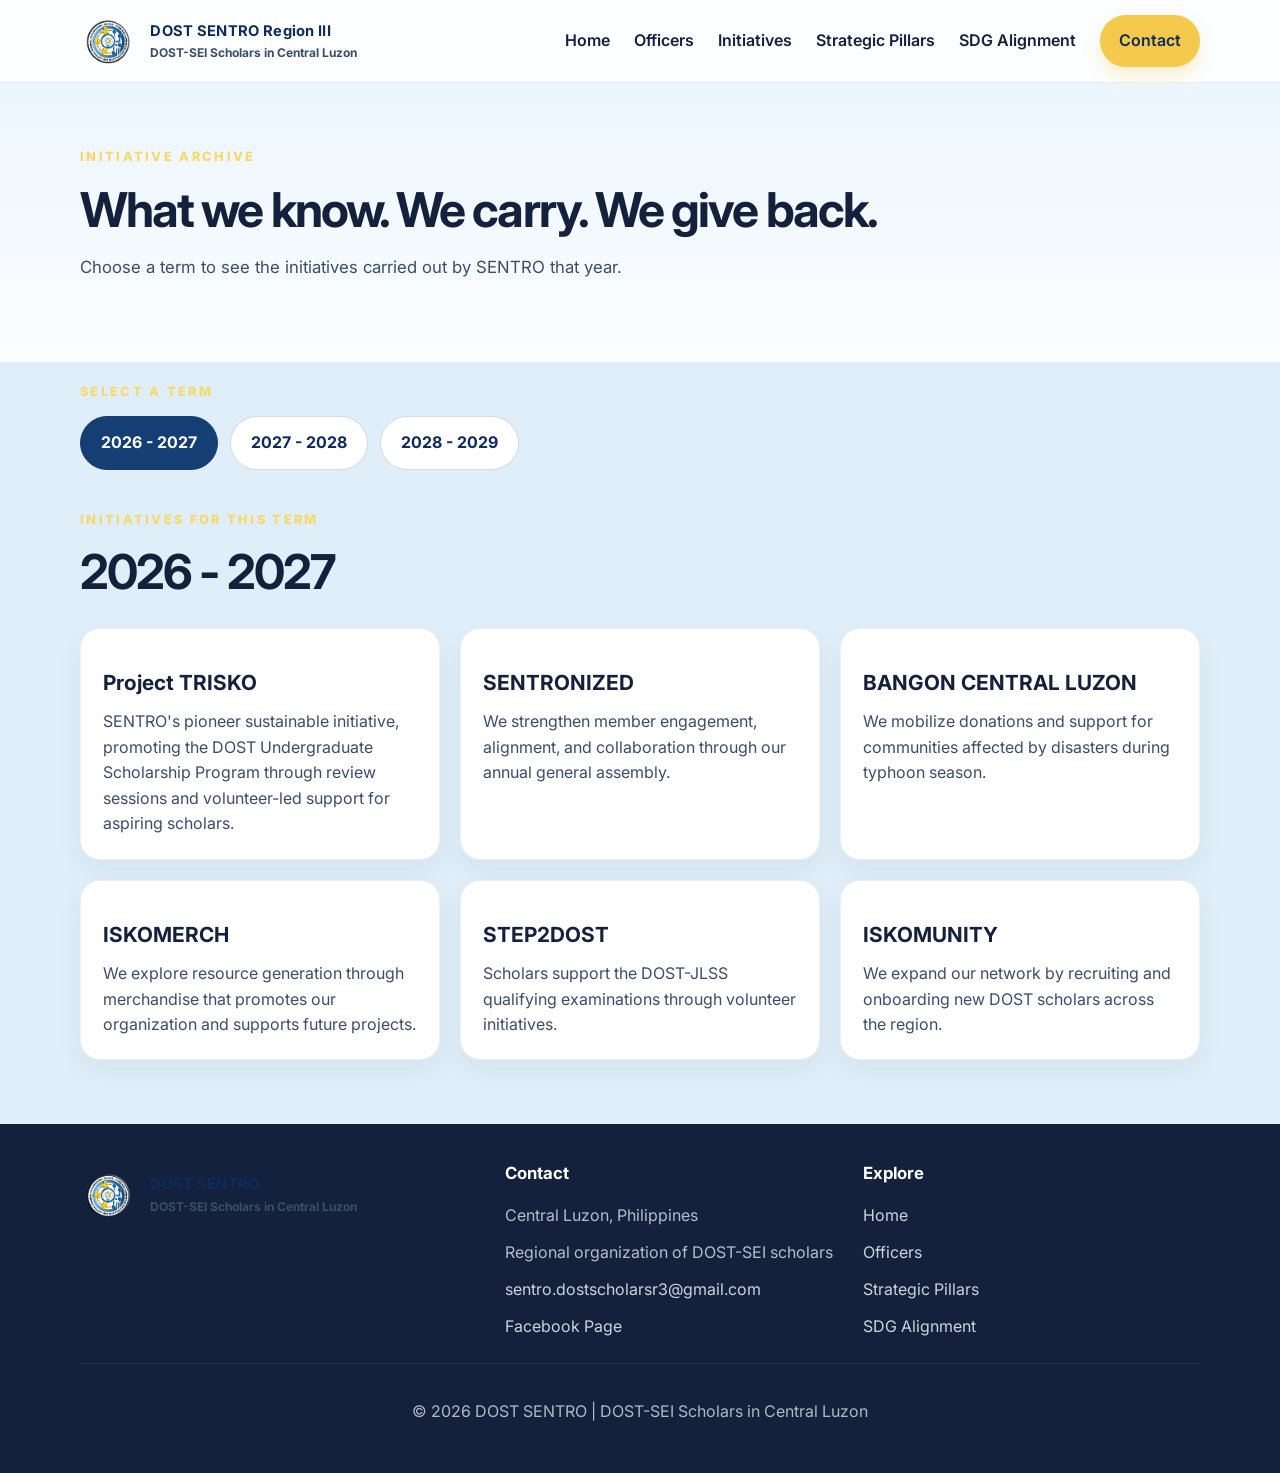
<file: initiatives.html>
<!DOCTYPE html>
<html lang="en">
  <head>
    <meta charset="UTF-8" />
    <meta name="viewport" content="width=device-width, initial-scale=1.0" />
    <meta name="description" content="Explore the initiatives of DOST SENTRO Region III." />
    <title>Initiatives | DOST SENTRO</title>
    <link rel="icon" type="image/png" href="charlie/DOST-SENTRO.png?v=2" />
    <link rel="preconnect" href="https://fonts.googleapis.com" />
    <link rel="preconnect" href="https://fonts.gstatic.com" crossorigin />
    <link href="https://fonts.googleapis.com/css2?family=Inter:wght@400;500;600;700;800&display=swap" rel="stylesheet" />
    <link rel="stylesheet" href="styles.css" />
  </head>
  <body>
    <header class="site-header">
      <div class="container nav-wrap">
        <a href="index.html#top" class="brand" aria-label="DOST SENTRO home">
          <img src="charlie/DOST-SENTRO.png?v=2" alt="DOST SENTRO logo" class="brand-logo" />
          <div><span class="brand-name">DOST SENTRO Region III</span><span class="brand-sub">DOST-SEI Scholars in Central Luzon</span></div>
        </a>
        <button class="nav-toggle" aria-label="Toggle navigation" aria-expanded="false"><span></span><span></span><span></span></button>
        <nav class="main-nav" aria-label="Main navigation">
          <a href="index.html#top">Home</a>
          <a href="officers.html">Officers</a>
          <a href="initiatives.html" aria-current="page">Initiatives</a>
          <a href="strategic-pillars.html">Strategic Pillars</a>
          <a href="sdg-alignment.html">SDG Alignment</a>
          <a href="#contact" class="nav-cta">Contact</a>
        </nav>
      </div>
    </header>
    <main id="top">
      <section class="section alt-bg">
        <div class="container section-heading">
          <p class="eyebrow">Initiative archive</p>
          <h2>What we know. We carry. We give back.</h2>
          <p class="section-content">Choose a term to see the initiatives carried out by SENTRO that year.</p>
        </div>
      </section>

      <section class="term-picker-section">
        <div class="container">
          <p class="eyebrow">Select a term</p>
          <div class="term-picker" aria-label="Initiative terms">
            <button class="term-button" type="button" data-term-archive="initiatives" aria-expanded="true" aria-controls="initiatives-2026-2027">2026 - 2027</button>
            <button class="term-button" type="button" data-term-archive="initiatives" aria-expanded="false" aria-controls="initiatives-2027-2028">2027 - 2028</button>
            <button class="term-button" type="button" data-term-archive="initiatives" aria-expanded="false" aria-controls="initiatives-2028-2029">2028 - 2029</button>
          </div>
        </div>
      </section>

      <div id="initiatives-2026-2027" class="term-content">
      <section class="section">
        <div class="container">
          <div class="section-heading">
            <p class="eyebrow">Initiatives for this term</p>
            <h2>2026 - 2027</h2>
          </div>
          <div class="card-grid three-up">
          <article class="info-card">
            <h3>Project TRISKO</h3>
            <p>SENTRO's pioneer sustainable initiative, promoting the DOST Undergraduate Scholarship Program through review sessions and volunteer-led support for aspiring scholars.</p>
          </article>
          <article class="info-card">
            <h3>SENTRONIZED</h3>
            <p>We strengthen member engagement, alignment, and collaboration through our annual general assembly.</p>
          </article>
          <article class="info-card">
            <h3>BANGON CENTRAL LUZON</h3>
            <p>We mobilize donations and support for communities affected by disasters during typhoon season.</p>
          </article>
          <article class="info-card">
            <h3>ISKOMERCH</h3>
            <p>We explore resource generation through merchandise that promotes our organization and supports future projects.</p>
          </article>
          <article class="info-card">
            <h3>STEP2DOST</h3>
            <p>Scholars support the DOST-JLSS qualifying examinations through volunteer initiatives.</p>
          </article>
          <article class="info-card">
            <h3>ISKOMUNITY</h3>
            <p>We expand our network by recruiting and onboarding new DOST scholars across the region.</p>
          </article>
          </div>
        </div>
      </section>
      </div>
      <section id="initiatives-2027-2028" class="term-content section" data-term-archive-content="initiatives" hidden>
        <div class="container">
          <div class="section-heading">
            <p class="eyebrow">2027 - 2028</p>
            <h2>Initiatives coming soon.</h2>
            <p class="section-content">Stay tuned for SENTRO's initiatives during this term.</p>
          </div>
        </div>
      </section>
      <section id="initiatives-2028-2029" class="term-content section" data-term-archive-content="initiatives" hidden>
        <div class="container">
          <div class="section-heading">
            <p class="eyebrow">2028 - 2029</p>
            <h2>Initiatives coming soon.</h2>
            <p class="section-content">Stay tuned for SENTRO's initiatives during this term.</p>
          </div>
        </div>
      </section>
    </main>
    <footer id="contact" class="site-footer">
      <div class="container footer-grid">
        <div><a href="index.html#top" class="brand footer-brand" aria-label="DOST SENTRO home"><img src="charlie/DOST-SENTRO.png?v=2" alt="DOST SENTRO logo" class="brand-logo" /><div><span class="brand-name">DOST SENTRO</span><span class="brand-sub">DOST-SEI Scholars in Central Luzon</span></div></a></div>
        <div><h3>Contact</h3><ul><li>Central Luzon, Philippines</li><li>Regional organization of DOST-SEI scholars</li><li><a href="mailto:sentro.dostscholarsr3@gmail.com">sentro.dostscholarsr3@gmail.com</a></li><li><a href="https://www.facebook.com/sentro.dostscholarsr3" target="_blank" rel="noreferrer">Facebook Page</a></li></ul></div>
        <div><h3>Explore</h3><ul><li><a href="index.html">Home</a></li><li><a href="officers.html">Officers</a></li><li><a href="strategic-pillars.html">Strategic Pillars</a></li><li><a href="sdg-alignment.html">SDG Alignment</a></li></ul></div>
      </div>
      <div class="container copyright"><p>&copy; <span id="year"></span> DOST SENTRO | DOST-SEI Scholars in Central Luzon</p></div>
    </footer>
    <script src="script.js"></script>
  </body>
</html>
</file>
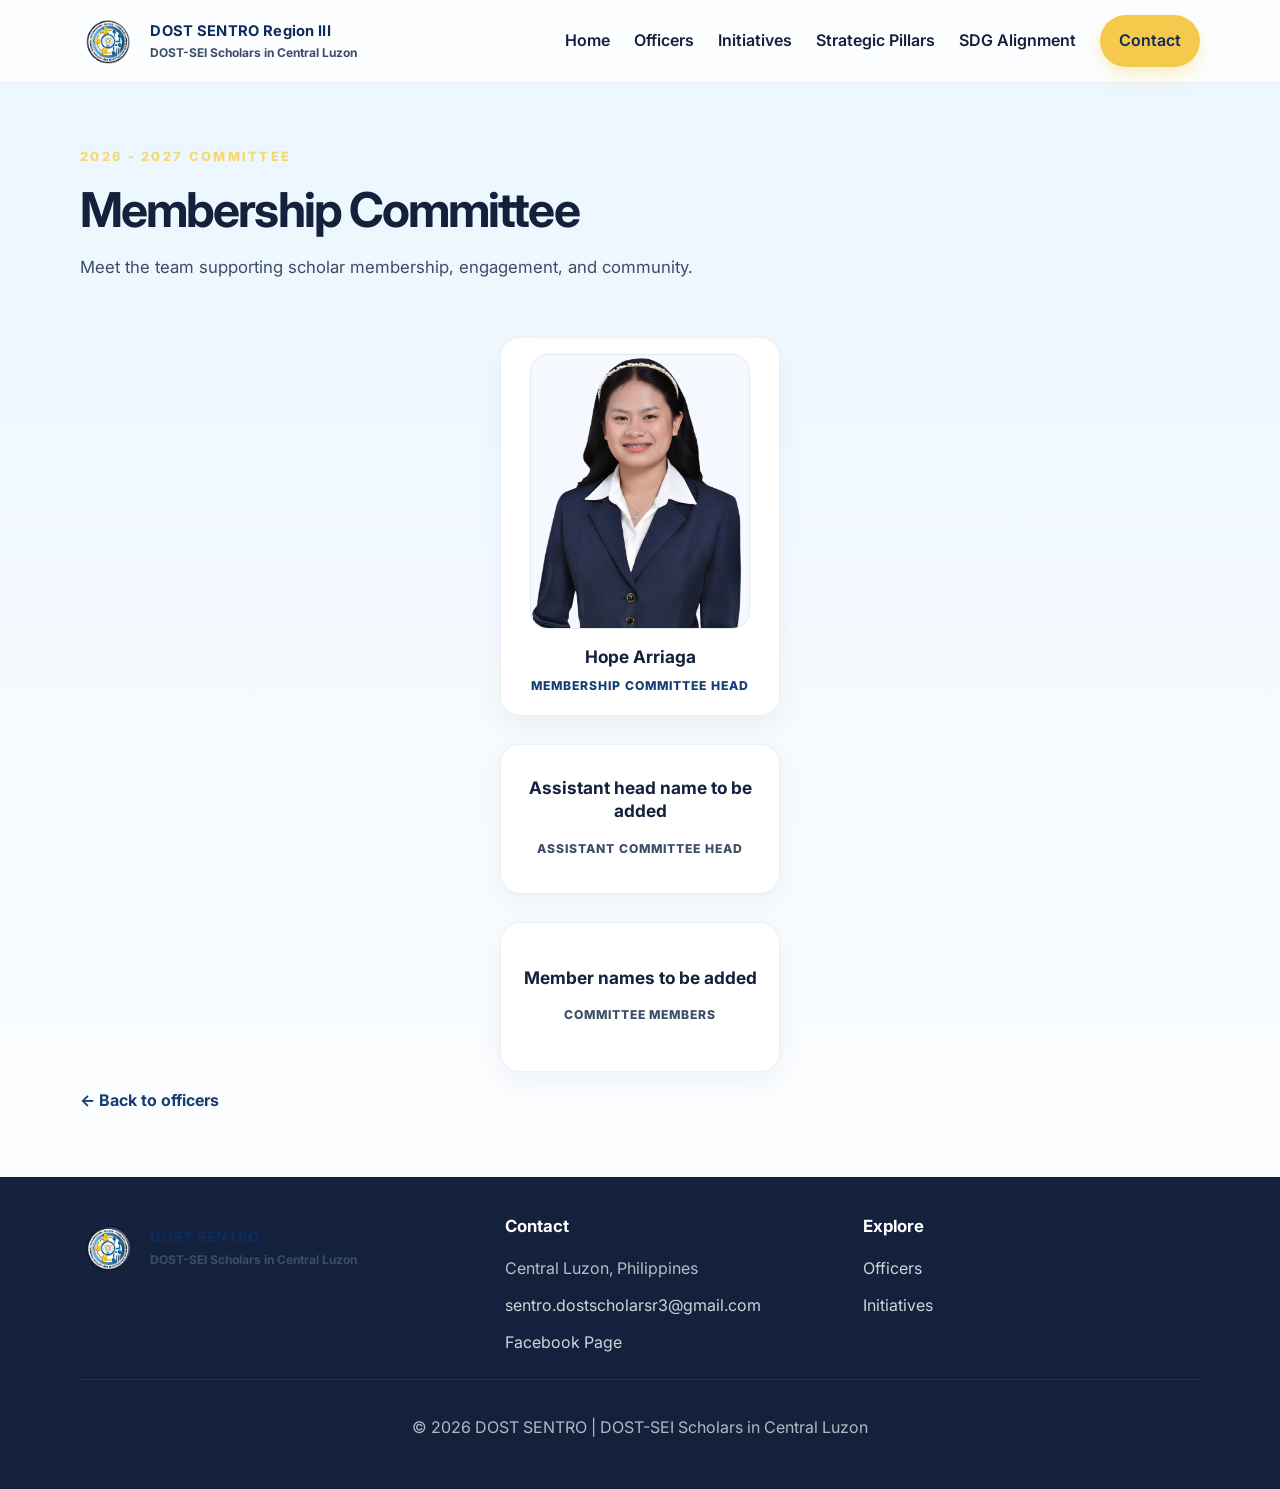
<file: membership-committee.html>
<!DOCTYPE html>
<html lang="en">
  <head>
    <meta charset="UTF-8" />
    <meta name="viewport" content="width=device-width, initial-scale=1.0" />
    <meta name="description" content="Meet the 2026 - 2027 DOST SENTRO Membership Committee." />
    <title>Membership Committee | DOST SENTRO</title>
    <link rel="icon" type="image/png" href="charlie/DOST-SENTRO.png?v=2" />
    <link rel="preconnect" href="https://fonts.googleapis.com" />
    <link rel="preconnect" href="https://fonts.gstatic.com" crossorigin />
    <link href="https://fonts.googleapis.com/css2?family=Inter:wght@400;500;600;700;800&display=swap" rel="stylesheet" />
    <link rel="stylesheet" href="styles.css" />
  </head>
  <body>
    <header class="site-header"><div class="container nav-wrap">
      <a href="index.html#top" class="brand" aria-label="DOST SENTRO home"><img src="charlie/DOST-SENTRO.png?v=2" alt="DOST SENTRO logo" class="brand-logo" /><div><span class="brand-name">DOST SENTRO Region III</span><span class="brand-sub">DOST-SEI Scholars in Central Luzon</span></div></a>
      <button class="nav-toggle" aria-label="Toggle navigation" aria-expanded="false"><span></span><span></span><span></span></button>
      <nav class="main-nav" aria-label="Main navigation"><a href="index.html#top">Home</a><a href="officers.html">Officers</a><a href="initiatives.html">Initiatives</a><a href="strategic-pillars.html">Strategic Pillars</a><a href="sdg-alignment.html">SDG Alignment</a><a href="#contact" class="nav-cta">Contact</a></nav>
    </div></header>
    <main id="top"><section class="section alt-bg"><div class="container">
      <div class="section-heading"><p class="eyebrow">2026 - 2027 committee</p><h2>Membership Committee</h2><p class="section-content">Meet the team supporting scholar membership, engagement, and community.</p></div>
      <div class="committee-structure">
        <section class="committee-level">
          <div class="officer-grid committee-team-grid"><article class="officer-card"><img src="charlie/SENTRO Execs Pic/006 ARRIAGA, Hope - Membership Committee Head.png" alt="Hope Arriaga, Membership Committee Head" class="officer-photo" /><h3>Hope Arriaga</h3><p class="officer-role">Membership Committee Head</p></article></div>
        </section>
        <section class="committee-level"><div class="committee-assistant-grid"><article class="officer-card committee-role-placeholder"><h3>Assistant head name to be added</h3><p class="officer-role">Assistant Committee Head</p></article></div></section>
        <section class="committee-level"><div class="committee-assistant-grid committee-member-placeholder"><article class="officer-card committee-role-placeholder"><h3>Member names to be added</h3><p class="officer-role">Committee Members</p></article></div></section>
      </div>
      <a class="committee-back-link" href="officers.html">← Back to officers</a>
    </div></section></main>
    <footer id="contact" class="site-footer"><div class="container footer-grid">
      <div><a href="index.html#top" class="brand footer-brand" aria-label="DOST SENTRO home"><img src="charlie/DOST-SENTRO.png?v=2" alt="DOST SENTRO logo" class="brand-logo" /><div><span class="brand-name">DOST SENTRO</span><span class="brand-sub">DOST-SEI Scholars in Central Luzon</span></div></a></div>
      <div><h3>Contact</h3><ul><li>Central Luzon, Philippines</li><li><a href="mailto:sentro.dostscholarsr3@gmail.com">sentro.dostscholarsr3@gmail.com</a></li><li><a href="https://www.facebook.com/sentro.dostscholarsr3" target="_blank" rel="noreferrer">Facebook Page</a></li></ul></div>
      <div><h3>Explore</h3><ul><li><a href="officers.html">Officers</a></li><li><a href="initiatives.html">Initiatives</a></li></ul></div>
    </div><div class="container copyright"><p>&copy; <span id="year"></span> DOST SENTRO | DOST-SEI Scholars in Central Luzon</p></div></footer>
    <script src="script.js"></script>
  </body>
</html>
</file>
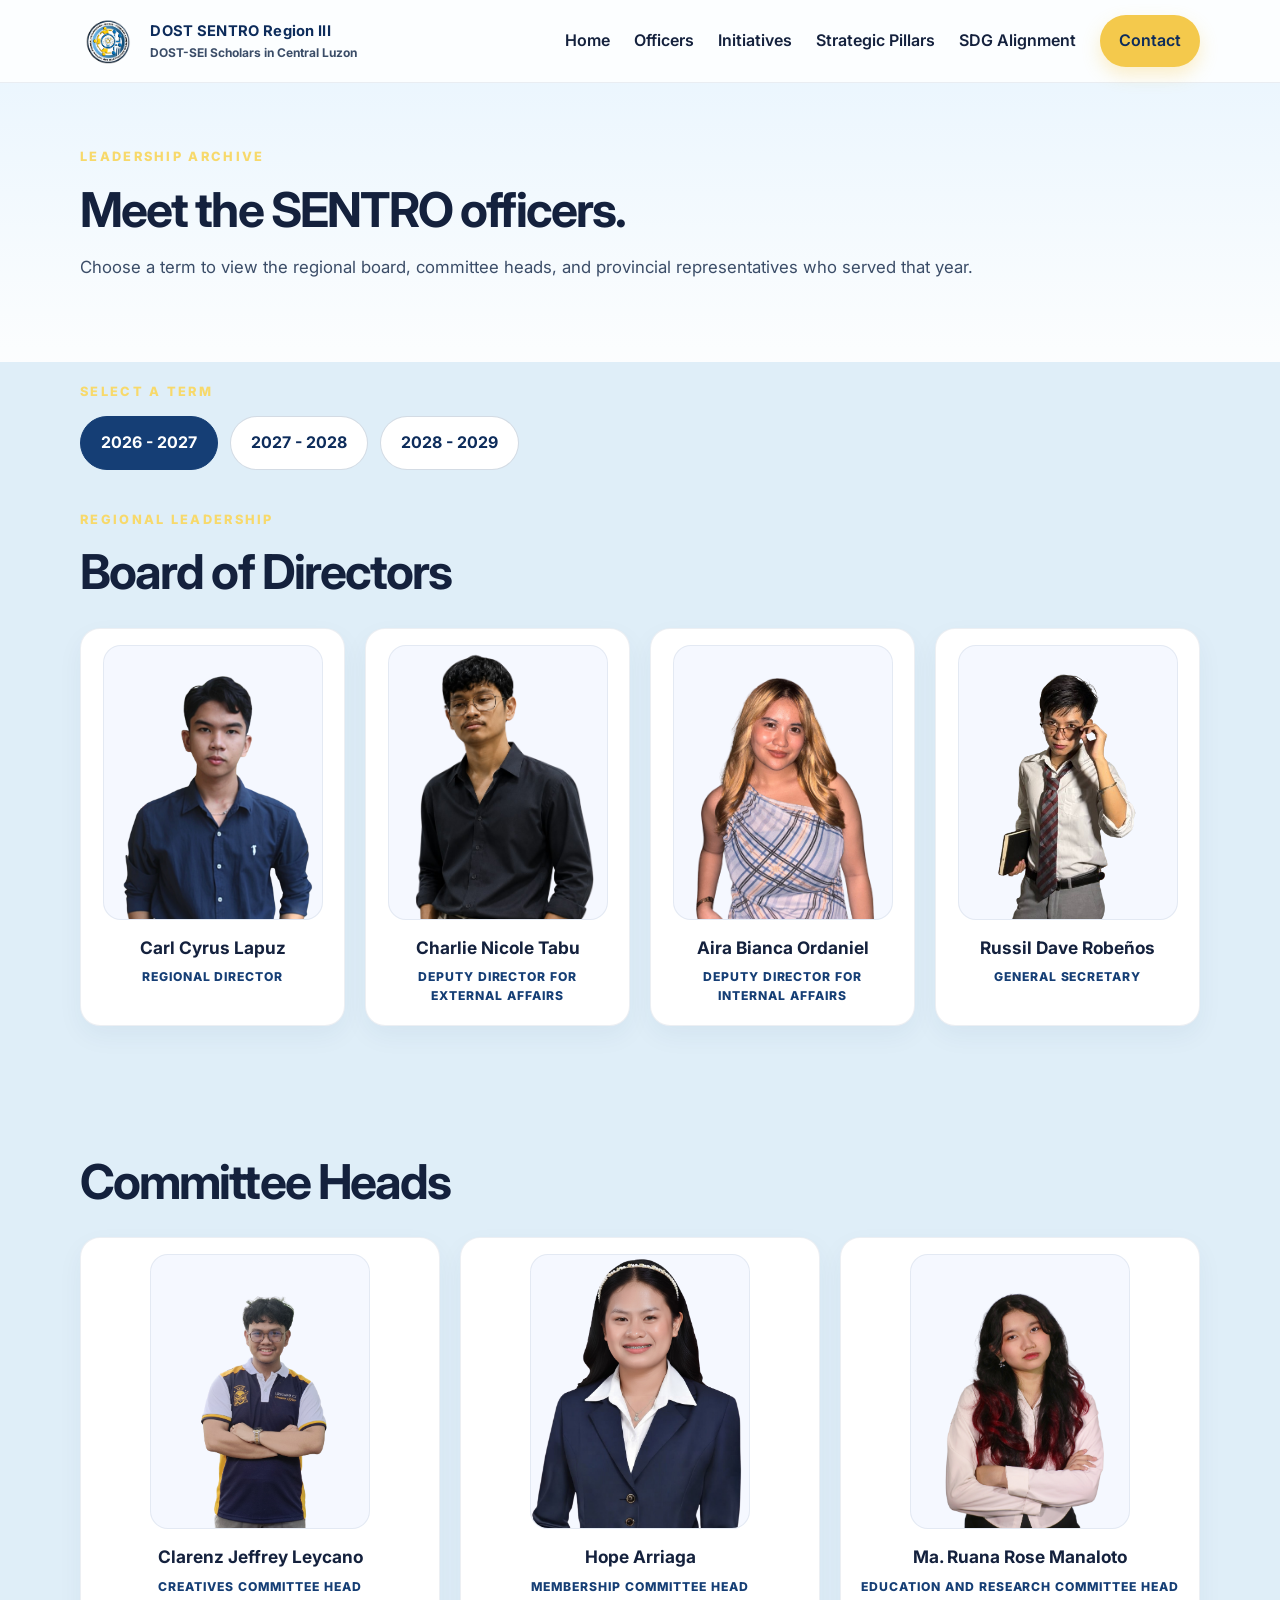
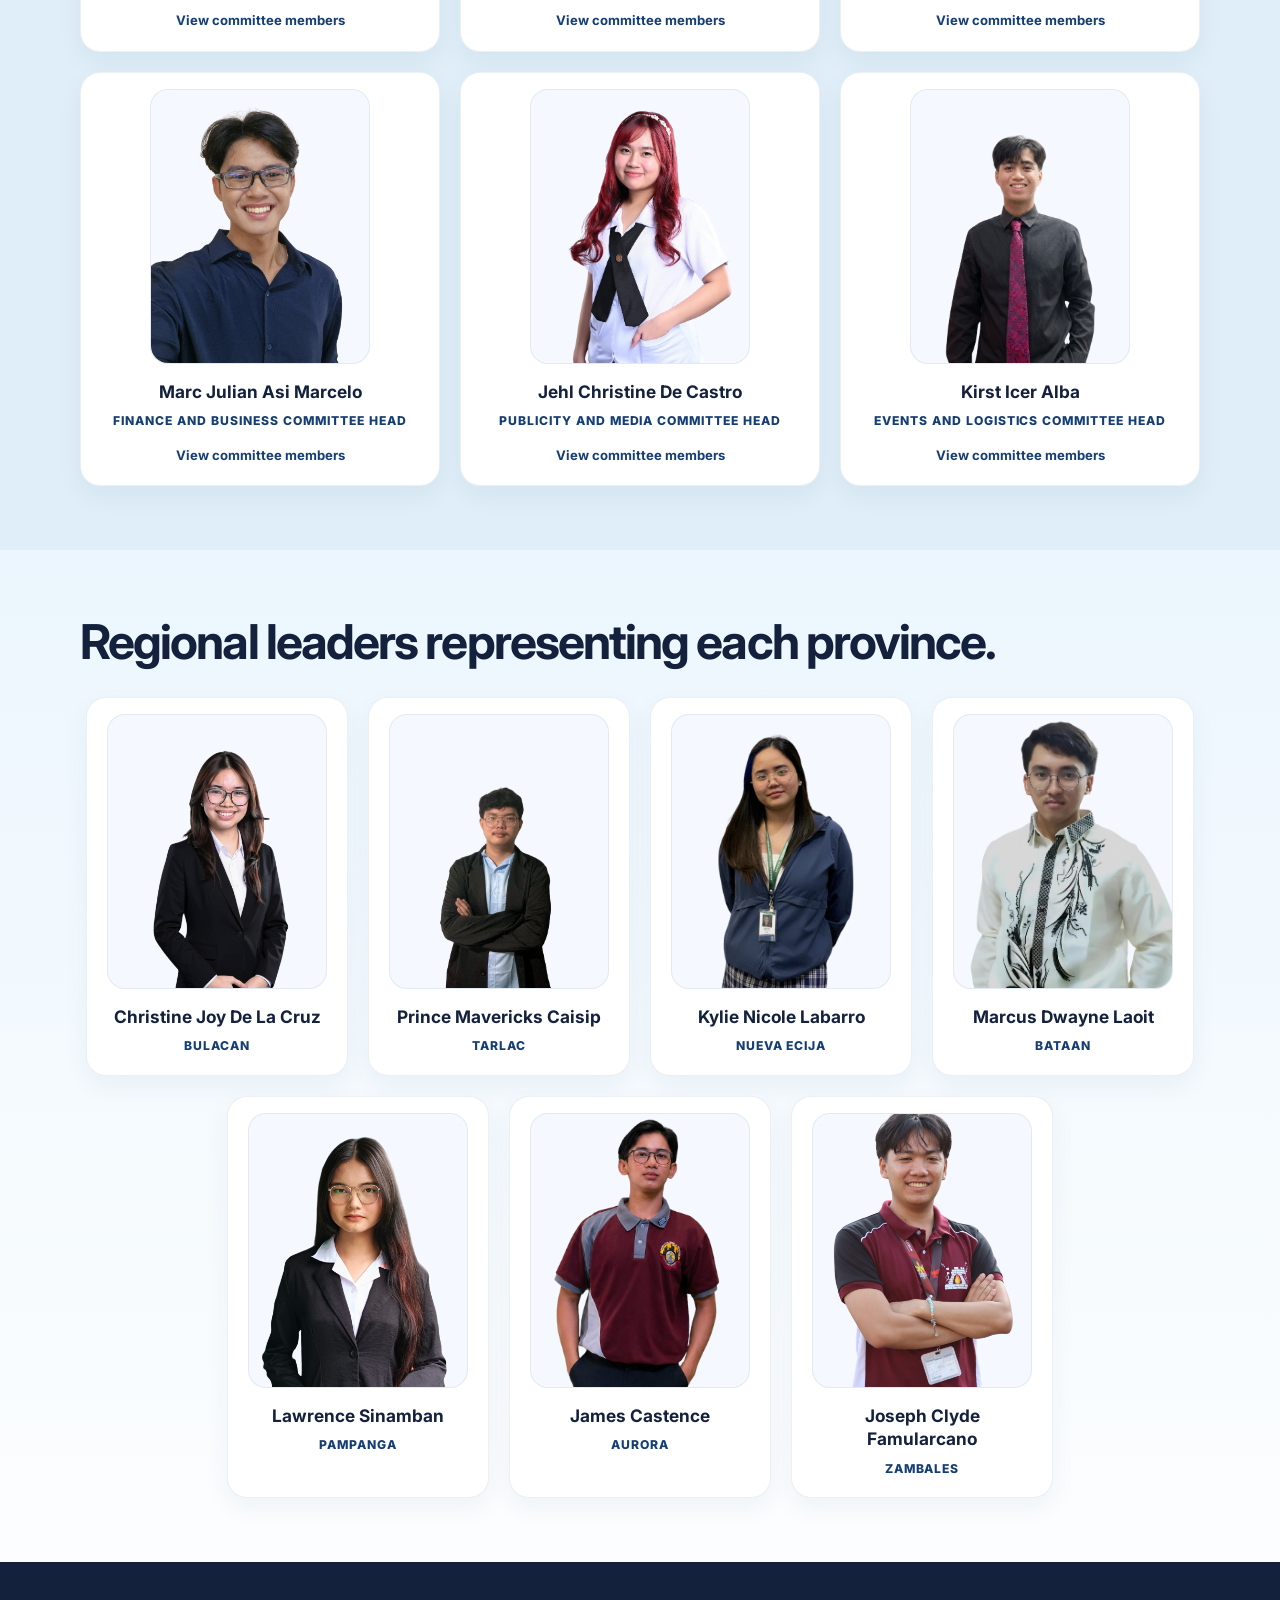
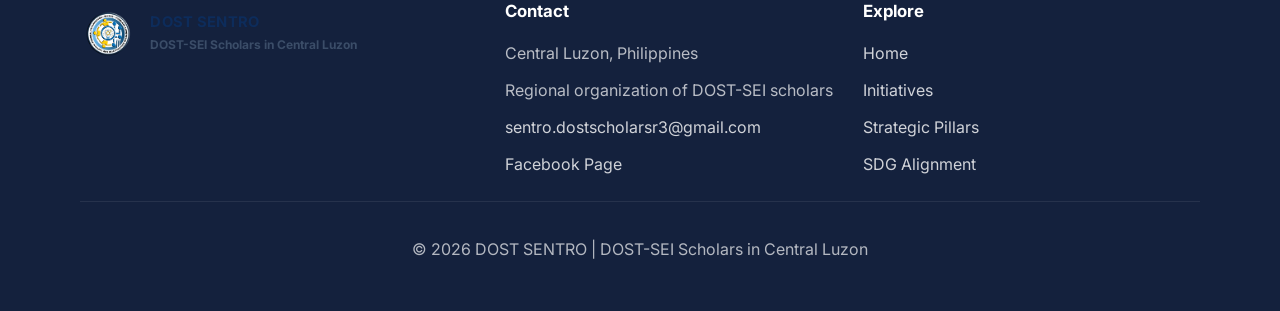
<file: officers.html>
<!DOCTYPE html>
<html lang="en">
  <head>
    <meta charset="UTF-8" />
    <meta name="viewport" content="width=device-width, initial-scale=1.0" />
    <meta name="description" content="Meet the officers and provincial representatives of DOST SENTRO Region III." />
    <title>Officers | DOST SENTRO</title>
    <link rel="icon" type="image/png" href="charlie/DOST-SENTRO.png?v=2" />
    <link rel="preconnect" href="https://fonts.googleapis.com" />
    <link rel="preconnect" href="https://fonts.gstatic.com" crossorigin />
    <link href="https://fonts.googleapis.com/css2?family=Inter:wght@400;500;600;700;800&display=swap" rel="stylesheet" />
    <link rel="stylesheet" href="styles.css" />
  </head>
  <body>
    <header class="site-header">
      <div class="container nav-wrap">
        <a href="index.html#top" class="brand" aria-label="DOST SENTRO home">
          <img src="charlie/DOST-SENTRO.png?v=2" alt="DOST SENTRO logo" class="brand-logo" />
          <div>
            <span class="brand-name">DOST SENTRO Region III</span>
            <span class="brand-sub">DOST-SEI Scholars in Central Luzon</span>
          </div>
        </a>
        <button class="nav-toggle" aria-label="Toggle navigation" aria-expanded="false">
          <span></span><span></span><span></span>
        </button>
        <nav class="main-nav" aria-label="Main navigation">
          <a href="index.html#top">Home</a>
          <a href="officers.html" aria-current="page">Officers</a>
          <a href="initiatives.html">Initiatives</a>
          <a href="strategic-pillars.html">Strategic Pillars</a>
          <a href="sdg-alignment.html">SDG Alignment</a>
          <a href="#contact" class="nav-cta">Contact</a>
        </nav>
      </div>
    </header>

    <main id="top">
      <section class="section alt-bg">
        <div class="container section-heading">
          <p class="eyebrow">Leadership archive</p>
          <h2>Meet the SENTRO officers.</h2>
          <p class="section-content">Choose a term to view the regional board, committee heads, and provincial representatives who served that year.</p>
        </div>
      </section>

      <section class="term-picker-section">
        <div class="container">
          <p class="eyebrow">Select a term</p>
          <div class="term-picker" aria-label="Officer terms">
            <button class="term-button" type="button" data-term-archive="officers" aria-expanded="true" aria-controls="officers-2026-2027">2026 - 2027</button>
            <button class="term-button" type="button" data-term-archive="officers" aria-expanded="false" aria-controls="officers-2027-2028">2027 - 2028</button>
            <button class="term-button" type="button" data-term-archive="officers" aria-expanded="false" aria-controls="officers-2028-2029">2028 - 2029</button>
          </div>
        </div>
      </section>

      <div id="officers-2026-2027" class="term-content">
      <section class="section">
        <div class="container">
          <div class="section-heading">
            <p class="eyebrow">Regional leadership</p>
            <h2>Board of Directors</h2>
          </div>
          <div class="officer-grid board-grid">
            <article class="officer-card">
              <img src="charlie/SENTRO Execs Pic/001 LAPUZ, Carl Cyrus - Regional Director.png" alt="Carl Cyrus Lapuz, Regional Director" class="officer-photo" />
              <h3>Carl Cyrus Lapuz</h3>
              <p class="officer-role">Regional Director</p>
            </article>
            <article class="officer-card">
              <img src="charlie/SENTRO Execs Pic/002 TABU, Charlie Nicole - Deputy Director for External Affairs.png" alt="Charlie Nicole Tabu, Deputy Director for External Affairs" class="officer-photo" />
              <h3>Charlie Nicole Tabu</h3>
              <p class="officer-role">Deputy Director for External Affairs</p>
            </article>
            <article class="officer-card">
              <img src="charlie/SENTRO Execs Pic/003 ORDANIEL, AiraBianca - Deputy Director for Internal Affairs.png" alt="Aira Bianca Ordaniel, Deputy Director for Internal Affairs" class="officer-photo" />
              <h3>Aira Bianca Ordaniel</h3>
              <p class="officer-role">Deputy Director for Internal Affairs</p>
            </article>
            <article class="officer-card">
              <img src="charlie/SENTRO Execs Pic/004 ROBEÑOS, Russil Dave - General Secretary.png" alt="Russil Dave Robeños, General Secretary" class="officer-photo" />
              <h3>Russil Dave Robeños</h3>
              <p class="officer-role">General Secretary</p>
            </article>
          </div>
        </div>
      </section>

      <section class="section">
        <div class="container">
          <div class="section-heading">
            <h2>Committee Heads</h2>
          </div>
          <div class="officer-grid committee-head-grid">
            <a class="officer-card committee-head-link" href="creatives-committee.html" aria-label="View Creatives Committee members">
              <img src="charlie/SENTRO Execs Pic/005 LEYCANO, Clarenz Jeffrey - Creatives Committee Head.png" alt="Clarenz Jeffrey Leycano, Creatives Committee Head" class="officer-photo" />
              <h3>Clarenz Jeffrey Leycano</h3>
              <p class="officer-role">Creatives Committee Head</p>
              <span class="committee-card-action">View committee members</span>
            </a>
            <a class="officer-card committee-head-link" href="membership-committee.html" aria-label="View Membership Committee members">
              <img src="charlie/SENTRO Execs Pic/006 ARRIAGA, Hope - Membership Committee Head.png" alt="Hope Arriaga, Membership Committee Head" class="officer-photo" />
              <h3>Hope Arriaga</h3>
              <p class="officer-role">Membership Committee Head</p>
              <span class="committee-card-action">View committee members</span>
            </a>
            <a class="officer-card committee-head-link" href="education-research-committee.html" aria-label="View Education and Research Committee members">
              <img src="charlie/SENTRO Execs Pic/007 MANALOTO, Ma. Ruana Rose - Education and Research Committee Head.png" alt="Ma. Ruana Rose Manaloto, Education and Research Committee Head" class="officer-photo" />
              <h3>Ma. Ruana Rose Manaloto</h3>
              <p class="officer-role">Education and Research Committee Head</p>
              <span class="committee-card-action">View committee members</span>
            </a>
            <a class="officer-card committee-head-link" href="finance-business-committee.html" aria-label="View Finance and Business Committee members">
              <img src="charlie/SENTRO Execs Pic/008 MARCELO, Marc Julian Asi - Finance and Business Committee Head.png" alt="Marc Julian Asi Marcelo, Finance and Business Committee Head" class="officer-photo" />
              <h3>Marc Julian Asi Marcelo</h3>
              <p class="officer-role">Finance and Business Committee Head</p>
              <span class="committee-card-action">View committee members</span>
            </a>
            <a class="officer-card committee-head-link" href="publicity-media-committee.html" aria-label="View Publicity and Media Committee members">
              <img src="charlie/SENTRO Execs Pic/009 DE CASTRO, Jehl Christine - Publicity and Media Committee Head.png" alt="Jehl Christine De Castro, Publicity and Media Committee Head" class="officer-photo" />
              <h3>Jehl Christine De Castro</h3>
              <p class="officer-role">Publicity and Media Committee Head</p>
              <span class="committee-card-action">View committee members</span>
            </a>
            <a class="officer-card committee-head-link" href="events-logistics-committee.html" aria-label="View Events and Logistics Committee members">
              <img src="charlie/SENTRO Execs Pic/010 ALBA, Kirst Icer - Events and Logistics Committee Head.png" alt="Kirst Icer Alba, Events and Logistics Committee Head" class="officer-photo" />
              <h3>Kirst Icer Alba</h3>
              <p class="officer-role">Events and Logistics Committee Head</p>
              <span class="committee-card-action">View committee members</span>
            </a>
          </div>
        </div>
      </section>

      <section class="section alt-bg">
        <div class="container">
          <div class="section-heading">
            <h2>Regional leaders representing each province.</h2>
          </div>
          <div class="officer-grid provincial-grid">
            <article class="officer-card">
              <img src="charlie/SENTRO Execs Pic/Provincial Representatives/001 DE LA CRUZ, Cristine Joy - Bulacan.png" alt="Christine Joy De La Cruz, Bulacan representative" class="officer-photo" />
              <h3>Christine Joy De La Cruz</h3><p class="officer-role">Bulacan</p>
            </article>
            <article class="officer-card">
              <img src="charlie/SENTRO Execs Pic/Provincial Representatives/002 CAISIP, Prince Mavericks - Tarlac.PNG" alt="Prince Mavericks Caisip, Tarlac representative" class="officer-photo" />
              <h3>Prince Mavericks Caisip</h3><p class="officer-role">Tarlac</p>
            </article>
            <article class="officer-card">
              <img src="charlie/SENTRO Execs Pic/Provincial Representatives/003 Labarro, Kylie Nicole - Nueva Ecija.png" alt="Kylie Nicole Labarro, Nueva Ecija representative" class="officer-photo" />
              <h3>Kylie Nicole Labarro</h3><p class="officer-role">Nueva Ecija</p>
            </article>
            <article class="officer-card">
              <img src="charlie/SENTRO Execs Pic/Provincial Representatives/004 LAOIT, Marcus Dwayne - Bataan.png" alt="Marcus Dwayne Laoit, Bataan representative" class="officer-photo" />
              <h3>Marcus Dwayne Laoit</h3><p class="officer-role">Bataan</p>
            </article>
            <article class="officer-card">
              <img src="charlie/SENTRO Execs Pic/Provincial Representatives/005 SINAMBAN, Lawrence - Pampanga.png" alt="Lawrence Sinamban, Pampanga representative" class="officer-photo" />
              <h3>Lawrence Sinamban</h3><p class="officer-role">Pampanga</p>
            </article>
            <article class="officer-card">
              <img src="charlie/SENTRO Execs Pic/Provincial Representatives/006 CASTENCE, James - Aurora.png" alt="James Castence, Aurora representative" class="officer-photo" />
              <h3>James Castence</h3><p class="officer-role">Aurora</p>
            </article>
            <article class="officer-card">
              <img src="charlie/SENTRO Execs Pic/Provincial Representatives/007 FAMULARCANO, Joseph Clyde - Zambales.png" alt="Joseph Clyde Famularcano, Zambales representative" class="officer-photo" />
              <h3>Joseph Clyde Famularcano</h3><p class="officer-role">Zambales</p>
            </article>
          </div>
        </div>
      </section>
      </div>
      <section id="officers-2027-2028" class="term-content section" data-term-archive-content="officers" hidden>
        <div class="container">
          <div class="section-heading">
            <p class="eyebrow">2027 - 2028</p>
            <h2>Officer roster coming soon.</h2>
            <p class="section-content">Stay tuned for the SENTRO officers serving during this term.</p>
          </div>
        </div>
      </section>
      <section id="officers-2028-2029" class="term-content section" data-term-archive-content="officers" hidden>
        <div class="container">
          <div class="section-heading">
            <p class="eyebrow">2028 - 2029</p>
            <h2>Officer roster coming soon.</h2>
            <p class="section-content">Stay tuned for the SENTRO officers serving during this term.</p>
          </div>
        </div>
      </section>
    </main>

    <footer id="contact" class="site-footer">
      <div class="container footer-grid">
        <div>
          <a href="index.html#top" class="brand footer-brand" aria-label="DOST SENTRO home">
            <img src="charlie/DOST-SENTRO.png?v=2" alt="DOST SENTRO logo" class="brand-logo" />
            <div><span class="brand-name">DOST SENTRO</span><span class="brand-sub">DOST-SEI Scholars in Central Luzon</span></div>
          </a>
        </div>
        <div>
          <h3>Contact</h3>
          <ul>
            <li>Central Luzon, Philippines</li>
            <li>Regional organization of DOST-SEI scholars</li>
            <li><a href="mailto:sentro.dostscholarsr3@gmail.com">sentro.dostscholarsr3@gmail.com</a></li>
            <li><a href="https://www.facebook.com/sentro.dostscholarsr3" target="_blank" rel="noreferrer">Facebook Page</a></li>
          </ul>
        </div>
        <div>
          <h3>Explore</h3>
          <ul>
            <li><a href="index.html">Home</a></li>
            <li><a href="initiatives.html">Initiatives</a></li>
            <li><a href="strategic-pillars.html">Strategic Pillars</a></li>
            <li><a href="sdg-alignment.html">SDG Alignment</a></li>
          </ul>
        </div>
      </div>
      <div class="container copyright"><p>&copy; <span id="year"></span> DOST SENTRO | DOST-SEI Scholars in Central Luzon</p></div>
    </footer>
    <script src="script.js"></script>
  </body>
</html>
</file>
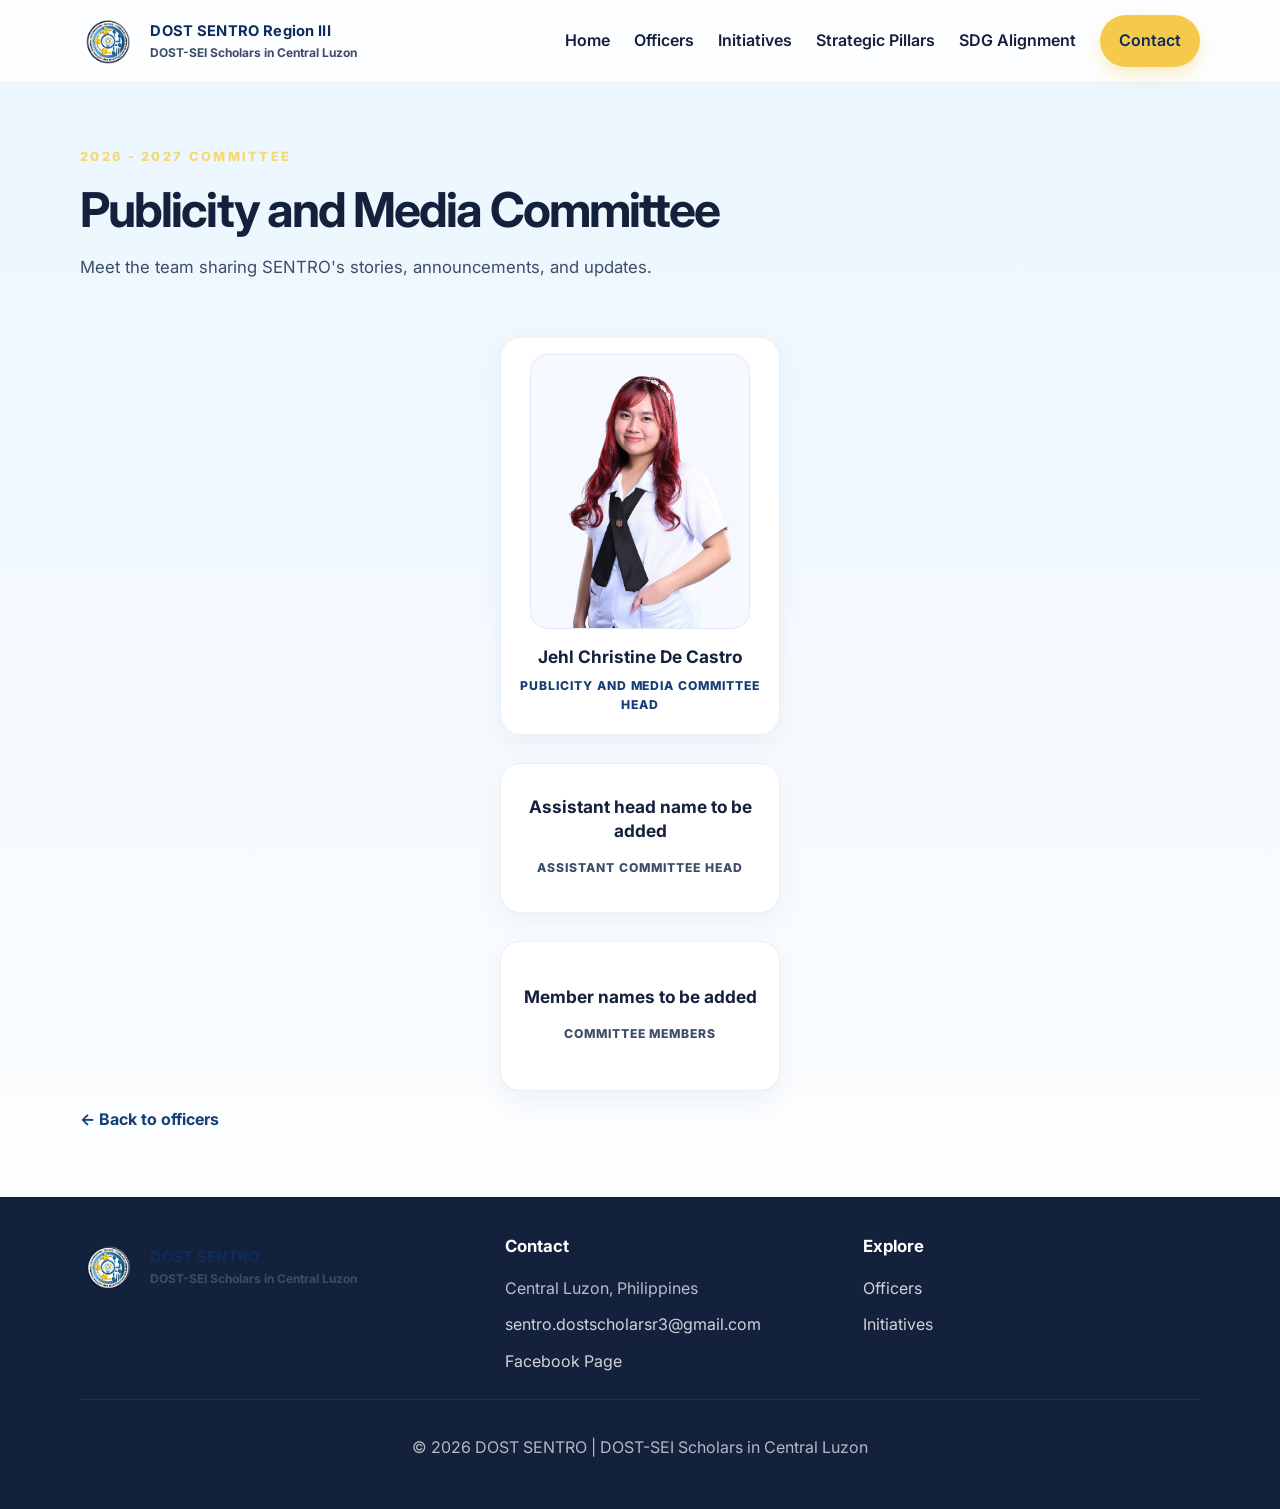
<file: publicity-media-committee.html>
<!DOCTYPE html>
<html lang="en">
  <head>
    <meta charset="UTF-8" />
    <meta name="viewport" content="width=device-width, initial-scale=1.0" />
    <meta name="description" content="Meet the 2026 - 2027 DOST SENTRO Publicity and Media Committee." />
    <title>Publicity and Media Committee | DOST SENTRO</title>
    <link rel="icon" type="image/png" href="charlie/DOST-SENTRO.png?v=2" />
    <link rel="preconnect" href="https://fonts.googleapis.com" />
    <link rel="preconnect" href="https://fonts.gstatic.com" crossorigin />
    <link href="https://fonts.googleapis.com/css2?family=Inter:wght@400;500;600;700;800&display=swap" rel="stylesheet" />
    <link rel="stylesheet" href="styles.css" />
  </head>
  <body>
    <header class="site-header"><div class="container nav-wrap">
      <a href="index.html#top" class="brand" aria-label="DOST SENTRO home"><img src="charlie/DOST-SENTRO.png?v=2" alt="DOST SENTRO logo" class="brand-logo" /><div><span class="brand-name">DOST SENTRO Region III</span><span class="brand-sub">DOST-SEI Scholars in Central Luzon</span></div></a>
      <button class="nav-toggle" aria-label="Toggle navigation" aria-expanded="false"><span></span><span></span><span></span></button>
      <nav class="main-nav" aria-label="Main navigation"><a href="index.html#top">Home</a><a href="officers.html">Officers</a><a href="initiatives.html">Initiatives</a><a href="strategic-pillars.html">Strategic Pillars</a><a href="sdg-alignment.html">SDG Alignment</a><a href="#contact" class="nav-cta">Contact</a></nav>
    </div></header>
    <main id="top"><section class="section alt-bg"><div class="container">
      <div class="section-heading"><p class="eyebrow">2026 - 2027 committee</p><h2>Publicity and Media Committee</h2><p class="section-content">Meet the team sharing SENTRO's stories, announcements, and updates.</p></div>
      <div class="committee-structure">
        <section class="committee-level"><div class="officer-grid committee-team-grid"><article class="officer-card"><img src="charlie/SENTRO Execs Pic/009 DE CASTRO, Jehl Christine - Publicity and Media Committee Head.png" alt="Jehl Christine De Castro, Publicity and Media Committee Head" class="officer-photo" /><h3>Jehl Christine De Castro</h3><p class="officer-role">Publicity and Media Committee Head</p></article></div></section>
        <section class="committee-level"><div class="committee-assistant-grid"><article class="officer-card committee-role-placeholder"><h3>Assistant head name to be added</h3><p class="officer-role">Assistant Committee Head</p></article></div></section>
        <section class="committee-level"><div class="committee-assistant-grid committee-member-placeholder"><article class="officer-card committee-role-placeholder"><h3>Member names to be added</h3><p class="officer-role">Committee Members</p></article></div></section>
      </div>
      <a class="committee-back-link" href="officers.html">← Back to officers</a>
    </div></section></main>
    <footer id="contact" class="site-footer"><div class="container footer-grid">
      <div><a href="index.html#top" class="brand footer-brand" aria-label="DOST SENTRO home"><img src="charlie/DOST-SENTRO.png?v=2" alt="DOST SENTRO logo" class="brand-logo" /><div><span class="brand-name">DOST SENTRO</span><span class="brand-sub">DOST-SEI Scholars in Central Luzon</span></div></a></div>
      <div><h3>Contact</h3><ul><li>Central Luzon, Philippines</li><li><a href="mailto:sentro.dostscholarsr3@gmail.com">sentro.dostscholarsr3@gmail.com</a></li><li><a href="https://www.facebook.com/sentro.dostscholarsr3" target="_blank" rel="noreferrer">Facebook Page</a></li></ul></div>
      <div><h3>Explore</h3><ul><li><a href="officers.html">Officers</a></li><li><a href="initiatives.html">Initiatives</a></li></ul></div>
    </div><div class="container copyright"><p>&copy; <span id="year"></span> DOST SENTRO | DOST-SEI Scholars in Central Luzon</p></div></footer>
    <script src="script.js"></script>
  </body>
</html>
</file>
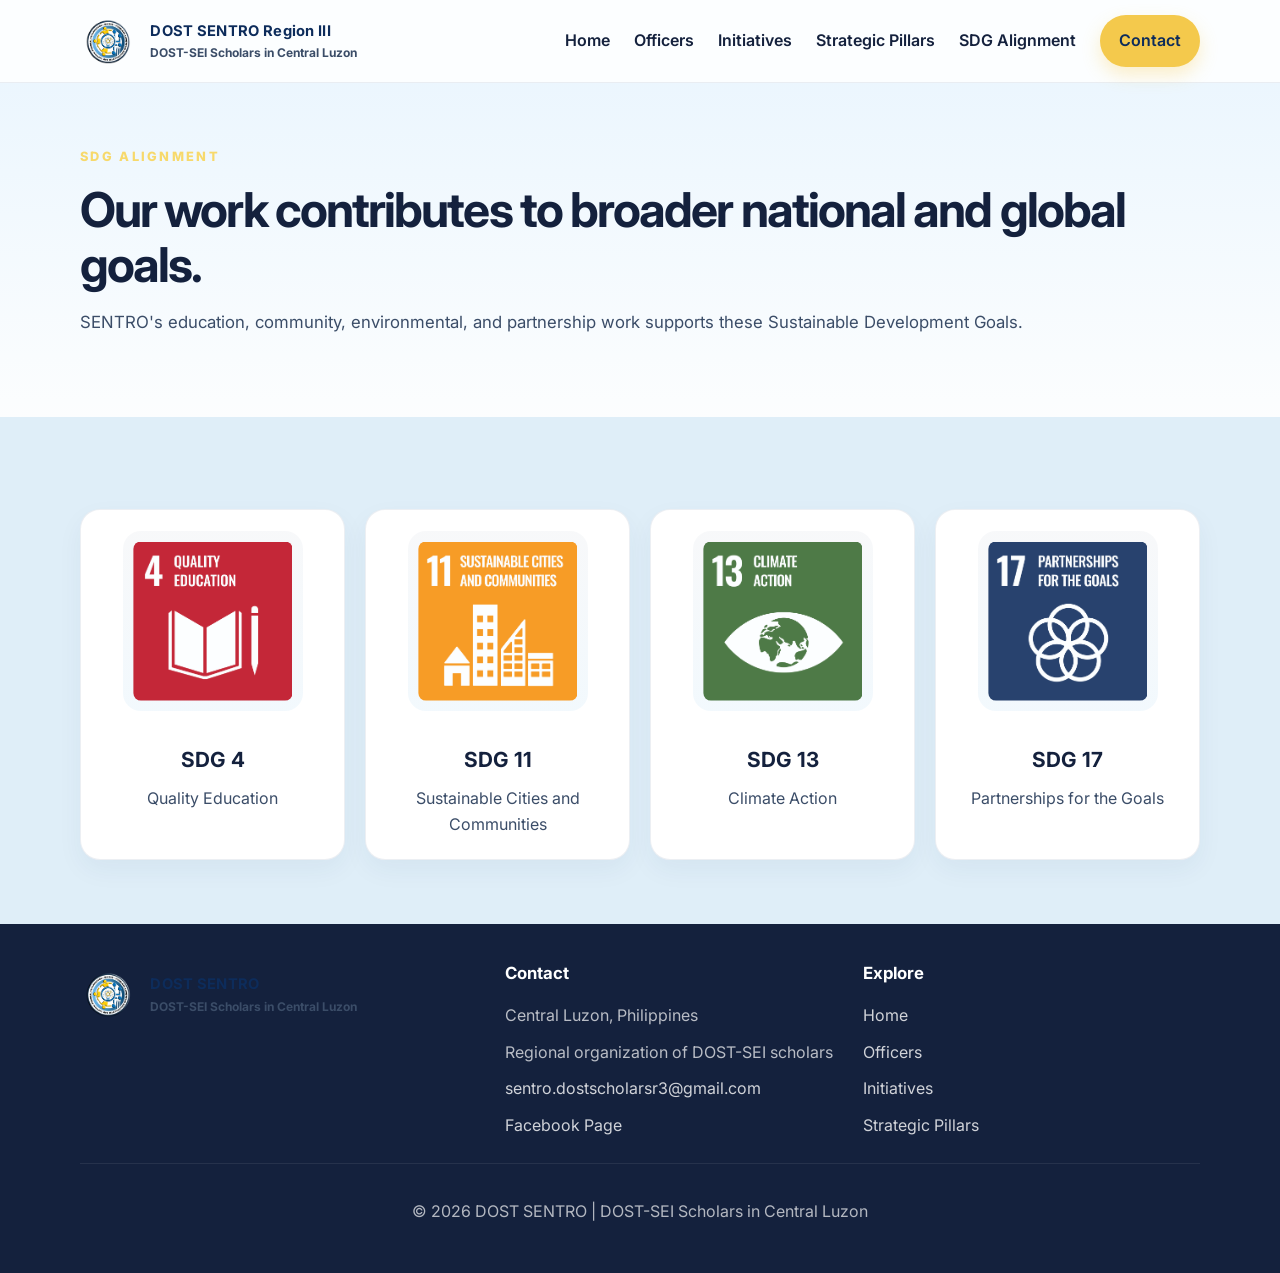
<file: sdg-alignment.html>
<!DOCTYPE html>
<html lang="en">
  <head>
    <meta charset="UTF-8" />
    <meta name="viewport" content="width=device-width, initial-scale=1.0" />
    <meta name="description" content="See how DOST SENTRO Region III aligns its work with the Sustainable Development Goals." />
    <title>SDG Alignment | DOST SENTRO</title>
    <link rel="icon" type="image/png" href="charlie/DOST-SENTRO.png?v=2" />
    <link rel="preconnect" href="https://fonts.googleapis.com" />
    <link rel="preconnect" href="https://fonts.gstatic.com" crossorigin />
    <link href="https://fonts.googleapis.com/css2?family=Inter:wght@400;500;600;700;800&display=swap" rel="stylesheet" />
    <link rel="stylesheet" href="styles.css" />
  </head>
  <body>
    <header class="site-header">
      <div class="container nav-wrap">
        <a href="index.html#top" class="brand" aria-label="DOST SENTRO home"><img src="charlie/DOST-SENTRO.png?v=2" alt="DOST SENTRO logo" class="brand-logo" /><div><span class="brand-name">DOST SENTRO Region III</span><span class="brand-sub">DOST-SEI Scholars in Central Luzon</span></div></a>
        <button class="nav-toggle" aria-label="Toggle navigation" aria-expanded="false"><span></span><span></span><span></span></button>
        <nav class="main-nav" aria-label="Main navigation">
          <a href="index.html#top">Home</a>
          <a href="officers.html">Officers</a>
          <a href="initiatives.html">Initiatives</a>
          <a href="strategic-pillars.html">Strategic Pillars</a>
          <a href="sdg-alignment.html" aria-current="page">SDG Alignment</a>
          <a href="#contact" class="nav-cta">Contact</a>
        </nav>
      </div>
    </header>
    <main id="top">
      <section class="section alt-bg">
        <div class="container section-heading">
          <p class="eyebrow">SDG alignment</p>
          <h2>Our work contributes to broader national and global goals.</h2>
          <p class="section-content">SENTRO's education, community, environmental, and partnership work supports these Sustainable Development Goals.</p>
        </div>
      </section>
      <section class="section">
        <div class="container card-grid four-up">
          <article class="leader-card sdg-card"><img src="charlie/SDG/SDG 04.jpg" alt="SDG 4 Quality Education" class="sdg-image" /><h3>SDG 4</h3><p>Quality Education</p></article>
          <article class="leader-card sdg-card"><img src="charlie/SDG/SDG 11.jpg" alt="SDG 11 Sustainable Cities and Communities" class="sdg-image" /><h3>SDG 11</h3><p>Sustainable Cities and Communities</p></article>
          <article class="leader-card sdg-card"><img src="charlie/SDG/SDG 13.jpg" alt="SDG 13 Climate Action" class="sdg-image" /><h3>SDG 13</h3><p>Climate Action</p></article>
          <article class="leader-card sdg-card"><img src="charlie/SDG/SDG 17.jpg" alt="SDG 17 Partnerships for the Goals" class="sdg-image" /><h3>SDG 17</h3><p>Partnerships for the Goals</p></article>
        </div>
      </section>
    </main>
    <footer id="contact" class="site-footer">
      <div class="container footer-grid">
        <div><a href="index.html#top" class="brand footer-brand" aria-label="DOST SENTRO home"><img src="charlie/DOST-SENTRO.png?v=2" alt="DOST SENTRO logo" class="brand-logo" /><div><span class="brand-name">DOST SENTRO</span><span class="brand-sub">DOST-SEI Scholars in Central Luzon</span></div></a></div>
        <div><h3>Contact</h3><ul><li>Central Luzon, Philippines</li><li>Regional organization of DOST-SEI scholars</li><li><a href="mailto:sentro.dostscholarsr3@gmail.com">sentro.dostscholarsr3@gmail.com</a></li><li><a href="https://www.facebook.com/sentro.dostscholarsr3" target="_blank" rel="noreferrer">Facebook Page</a></li></ul></div>
        <div><h3>Explore</h3><ul><li><a href="index.html">Home</a></li><li><a href="officers.html">Officers</a></li><li><a href="initiatives.html">Initiatives</a></li><li><a href="strategic-pillars.html">Strategic Pillars</a></li></ul></div>
      </div>
      <div class="container copyright"><p>&copy; <span id="year"></span> DOST SENTRO | DOST-SEI Scholars in Central Luzon</p></div>
    </footer>
    <script src="script.js"></script>
  </body>
</html>
</file>
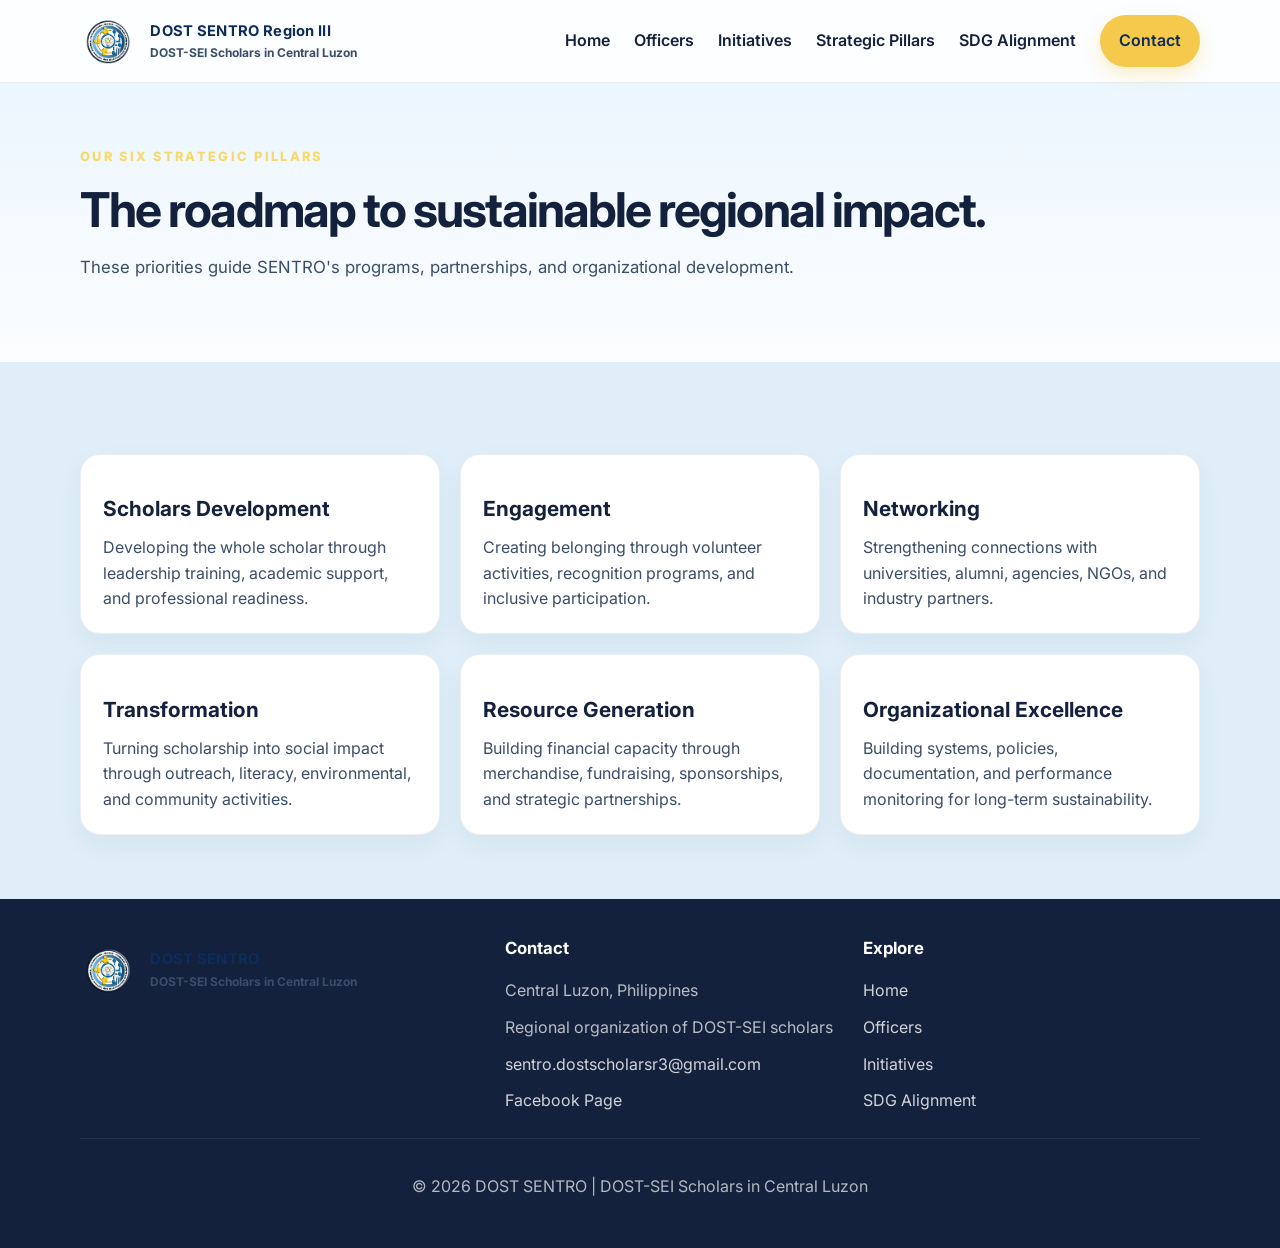
<file: strategic-pillars.html>
<!DOCTYPE html>
<html lang="en">
  <head>
    <meta charset="UTF-8" />
    <meta name="viewport" content="width=device-width, initial-scale=1.0" />
    <meta name="description" content="Learn about the six strategic pillars guiding DOST SENTRO Region III." />
    <title>Strategic Pillars | DOST SENTRO</title>
    <link rel="icon" type="image/png" href="charlie/DOST-SENTRO.png?v=2" />
    <link rel="preconnect" href="https://fonts.googleapis.com" />
    <link rel="preconnect" href="https://fonts.gstatic.com" crossorigin />
    <link href="https://fonts.googleapis.com/css2?family=Inter:wght@400;500;600;700;800&display=swap" rel="stylesheet" />
    <link rel="stylesheet" href="styles.css" />
  </head>
  <body>
    <header class="site-header">
      <div class="container nav-wrap">
        <a href="index.html#top" class="brand" aria-label="DOST SENTRO home"><img src="charlie/DOST-SENTRO.png?v=2" alt="DOST SENTRO logo" class="brand-logo" /><div><span class="brand-name">DOST SENTRO Region III</span><span class="brand-sub">DOST-SEI Scholars in Central Luzon</span></div></a>
        <button class="nav-toggle" aria-label="Toggle navigation" aria-expanded="false"><span></span><span></span><span></span></button>
        <nav class="main-nav" aria-label="Main navigation">
          <a href="index.html#top">Home</a>
          <a href="officers.html">Officers</a>
          <a href="initiatives.html">Initiatives</a>
          <a href="strategic-pillars.html" aria-current="page">Strategic Pillars</a>
          <a href="sdg-alignment.html">SDG Alignment</a>
          <a href="#contact" class="nav-cta">Contact</a>
        </nav>
      </div>
    </header>
    <main id="top">
      <section class="section alt-bg">
        <div class="container section-heading">
          <p class="eyebrow">Our six strategic pillars</p>
          <h2>The roadmap to sustainable regional impact.</h2>
          <p class="section-content">These priorities guide SENTRO's programs, partnerships, and organizational development.</p>
        </div>
      </section>
      <section class="section">
        <div class="container card-grid three-up">
          <article class="info-card"><h3>Scholars Development</h3><p>Developing the whole scholar through leadership training, academic support, and professional readiness.</p></article>
          <article class="info-card"><h3>Engagement</h3><p>Creating belonging through volunteer activities, recognition programs, and inclusive participation.</p></article>
          <article class="info-card"><h3>Networking</h3><p>Strengthening connections with universities, alumni, agencies, NGOs, and industry partners.</p></article>
          <article class="info-card"><h3>Transformation</h3><p>Turning scholarship into social impact through outreach, literacy, environmental, and community activities.</p></article>
          <article class="info-card"><h3>Resource Generation</h3><p>Building financial capacity through merchandise, fundraising, sponsorships, and strategic partnerships.</p></article>
          <article class="info-card"><h3>Organizational Excellence</h3><p>Building systems, policies, documentation, and performance monitoring for long-term sustainability.</p></article>
        </div>
      </section>
    </main>
    <footer id="contact" class="site-footer">
      <div class="container footer-grid">
        <div><a href="index.html#top" class="brand footer-brand" aria-label="DOST SENTRO home"><img src="charlie/DOST-SENTRO.png?v=2" alt="DOST SENTRO logo" class="brand-logo" /><div><span class="brand-name">DOST SENTRO</span><span class="brand-sub">DOST-SEI Scholars in Central Luzon</span></div></a></div>
        <div><h3>Contact</h3><ul><li>Central Luzon, Philippines</li><li>Regional organization of DOST-SEI scholars</li><li><a href="mailto:sentro.dostscholarsr3@gmail.com">sentro.dostscholarsr3@gmail.com</a></li><li><a href="https://www.facebook.com/sentro.dostscholarsr3" target="_blank" rel="noreferrer">Facebook Page</a></li></ul></div>
        <div><h3>Explore</h3><ul><li><a href="index.html">Home</a></li><li><a href="officers.html">Officers</a></li><li><a href="initiatives.html">Initiatives</a></li><li><a href="sdg-alignment.html">SDG Alignment</a></li></ul></div>
      </div>
      <div class="container copyright"><p>&copy; <span id="year"></span> DOST SENTRO | DOST-SEI Scholars in Central Luzon</p></div>
    </footer>
    <script src="script.js"></script>
  </body>
</html>
</file>
<file: styles.css>
:root {
  --blue-900: #0d2c5b;
  --blue-800: #153e75;
  --blue-700: #1d5ca8;
  --blue-500: #5bb0e5;
  --sky-200: #dfeef8;
  --sky-100: #edf7ff;
  --gold-500: #f4c94c;
  --gold-400: #f7d96b;
  --slate-100: #eef4ff;
  --slate-200: #dfeafc;
  --slate-300: #c9d8f0;
  --slate-700: #3b4d68;
  --slate-900: #14213d;
  --white: #ffffff;
  --shadow: 0 18px 42px rgba(13, 44, 91, 0.12);
  --radius: 20px;
}

* {
  box-sizing: border-box;
}

html {
  scroll-behavior: smooth;
}

body {
  margin: 0;
  font-family: "Inter", sans-serif;
  color: var(--slate-900);
  background: var(--sky-200);
  line-height: 1.6;
}

a {
  color: inherit;
  text-decoration: none;
}

img {
  max-width: 100%;
  display: block;
}

button {
  font: inherit;
}

.container {
  width: min(1120px, calc(100% - 2rem));
  margin: 0 auto;
}

.site-header {
  position: sticky;
  top: 0;
  z-index: 20;
  background: rgba(255, 255, 255, 0.9);
  backdrop-filter: blur(12px);
  border-bottom: 1px solid rgba(13, 44, 91, 0.08);
}

.nav-wrap {
  display: flex;
  align-items: center;
  justify-content: space-between;
  min-height: 82px;
  gap: 1rem;
}

.brand {
  display: inline-flex;
  align-items: center;
  gap: 0.9rem;
  font-weight: 700;
}

.brand img {
  width: 56px;
  height: 56px;
}

.brand-logo,
.hero-logo,
.footer-logos img {
  object-fit: contain;
}

.hero-logo {
  display: block;
  width: min(100%, 240px);
  margin: 0 auto 1.2rem;
  border-radius: 50%;
  box-shadow: 0 16px 32px rgba(13, 44, 91, 0.18);
}

.brand-name,
.brand-sub {
  display: block;
}

.brand-name {
  color: var(--blue-900);
  font-size: 0.92rem;
  letter-spacing: 0.02em;
}

.brand-sub {
  font-size: 0.75rem;
  color: var(--slate-700);
}

.main-nav {
  display: flex;
  align-items: center;
  gap: 1.5rem;
  font-weight: 600;
  color: var(--slate-900);
}

.main-nav a {
  position: relative;
}

.main-nav a:not(.nav-cta)::after {
  content: "";
  position: absolute;
  left: 0;
  bottom: -8px;
  width: 100%;
  height: 2px;
  background: var(--gold-500);
  transform: scaleX(0);
  transform-origin: left;
  transition: transform 0.2s ease;
}

.main-nav a:hover::after,
.main-nav a:focus-visible::after {
  transform: scaleX(1);
}

.nav-cta {
  background: var(--gold-500);
  color: var(--blue-900);
  padding: 0.8rem 1.2rem;
  border-radius: 999px;
  box-shadow: 0 8px 18px rgba(244, 201, 76, 0.3);
}

.nav-toggle {
  display: none;
  width: 44px;
  height: 44px;
  border: 1px solid rgba(11, 45, 106, 0.15);
  border-radius: 12px;
  background: var(--white);
  padding: 0.6rem 0.5rem;
  flex-direction: column;
  justify-content: center;
  gap: 0.35rem;
}

.nav-toggle span {
  display: block;
  width: 100%;
  height: 2px;
  background: var(--blue-900);
  border-radius: 999px;
}

.hero {
  position: relative;
  background: linear-gradient(135deg, rgba(13, 44, 91, 0.96), rgba(60, 133, 214, 0.88)),
    url("https://images.unsplash.com/photo-1531482615713-2afd69097998?auto=format&fit=crop&w=1200&q=80") center/cover no-repeat;
  color: var(--white);
  padding: 6rem 0 4.5rem;
}

.hero-grid {
  display: grid;
  gap: 2.5rem;
  grid-template-columns: 1.3fr 0.7fr;
  align-items: center;
}

.eyebrow {
  margin: 0 0 0.9rem;
  color: var(--gold-400);
  font-size: 0.8rem;
  font-weight: 800;
  letter-spacing: 0.18em;
  text-transform: uppercase;
}

.hero-copy h1 {
  margin: 0;
  font-size: clamp(2.5rem, 5vw, 4.4rem);
  line-height: 1.05;
  letter-spacing: -0.05em;
}

.lead {
  margin-top: 1.25rem;
  max-width: 620px;
  font-size: 1.08rem;
  color: rgba(255, 255, 255, 0.85);
}

.hero-actions {
  display: flex;
  flex-wrap: wrap;
  gap: 1rem;
  margin-top: 2rem;
}

.btn {
  display: inline-flex;
  align-items: center;
  justify-content: center;
  min-height: 48px;
  padding: 0.9rem 1.4rem;
  border-radius: 999px;
  font-weight: 700;
  transition: transform 0.2s ease, box-shadow 0.2s ease;
}

.btn:hover,
.btn:focus-visible {
  transform: translateY(-2px);
}

.btn-primary {
  background: var(--gold-500);
  color: var(--blue-900);
  box-shadow: 0 16px 32px rgba(244, 201, 76, 0.25);
}

.btn-secondary {
  background: rgba(255, 255, 255, 0.12);
  border: 1px solid rgba(255, 255, 255, 0.25);
  color: var(--white);
}

.hero-meta {
  list-style: none;
  display: flex;
  flex-wrap: wrap;
  gap: 1.5rem;
  padding: 0;
  margin: 2rem 0 0;
  color: rgba(255, 255, 255, 0.82);
}

.hero-meta li {
  display: flex;
  flex-direction: column;
  gap: 0.25rem;
  min-width: 120px;
}

.hero-meta strong {
  font-size: 1.5rem;
  color: var(--white);
}

.hero-panel {
  display: grid;
  gap: 1rem;
}

.panel-card {
  background: rgba(255, 255, 255, 0.12);
  border: 1px solid rgba(255, 255, 255, 0.2);
  padding: 1.6rem;
  border-radius: var(--radius);
  box-shadow: var(--shadow);
}

.mini-label {
  display: inline-block;
  padding: 0.4rem 0.8rem;
  background: rgba(244, 201, 76, 0.18);
  border: 1px solid rgba(244, 201, 76, 0.4);
  border-radius: 999px;
  color: var(--gold-400);
  font-size: 0.7rem;
  font-weight: 700;
  letter-spacing: 0.08em;
  text-transform: uppercase;
}

.highlight-card h2 {
  margin: 1rem 0 0.75rem;
  font-size: 2rem;
  line-height: 1.2;
}

.highlight-card p {
  margin: 0;
  color: rgba(255, 255, 255, 0.82);
}

.panel-stats {
  display: grid;
  grid-template-columns: repeat(2, minmax(0, 1fr));
  gap: 1rem;
}

.panel-stats div {
  background: rgba(255, 255, 255, 0.12);
  border: 1px solid rgba(255, 255, 255, 0.14);
  border-radius: 16px;
  padding: 1rem 1.1rem;
}

.panel-stats span {
  display: block;
  color: rgba(255, 255, 255, 0.7);
  font-size: 0.8rem;
  margin-bottom: 0.5rem;
}

.panel-stats strong {
  font-size: 1.8rem;
}

.stats-bar {
  background: var(--blue-900);
  color: var(--white);
  padding: 1.25rem 0;
}

.stats-grid {
  display: grid;
  grid-template-columns: repeat(4, minmax(0, 1fr));
  gap: 1rem;
}

.stats-grid div {
  display: flex;
  flex-direction: column;
  align-items: center;
  text-align: center;
  gap: 0.2rem;
}

.stat-value {
  font-size: clamp(1.9rem, 4vw, 2.5rem);
  font-weight: 800;
  color: var(--gold-400);
}

.stat-label {
  font-size: 0.9rem;
  color: rgba(255, 255, 255, 0.8);
}

.section {
  padding: 4rem 0;
}

.alt-bg {
  background: linear-gradient(180deg, rgba(237, 247, 255, 0.9), rgba(255, 255, 255, 0.9));
}

.split-layout,
.research-layout {
  display: grid;
  gap: 2rem;
  grid-template-columns: 1fr 1fr;
  align-items: center;
}

.section-intro h2,
.section-heading h2,
.research-layout h2 {
  margin: 0;
  font-size: clamp(2rem, 4vw, 3rem);
  line-height: 1.15;
  letter-spacing: -0.04em;
}

.section-content {
  color: var(--slate-700);
  font-size: 1.05rem;
}

.card-grid {
  display: grid;
  gap: 1.25rem;
  margin-top: 1.75rem;
}

.term-picker-section {
  padding: 1.25rem 0 0;
}

.term-picker {
  display: flex;
  flex-wrap: wrap;
  gap: 0.75rem;
  margin-top: 0.75rem;
}

.term-button {
  border: 1px solid rgba(13, 55, 108, 0.18);
  border-radius: 999px;
  padding: 0.8rem 1.25rem;
  background: var(--white);
  color: var(--blue-900);
  font-weight: 700;
  cursor: pointer;
  transition: background 0.2s ease, color 0.2s ease, transform 0.2s ease;
}

.term-button:hover,
.term-button:focus-visible {
  outline: 3px solid rgba(244, 201, 76, 0.55);
  outline-offset: 2px;
  transform: translateY(-2px);
}

.term-button[aria-expanded="true"] {
  border-color: var(--blue-800);
  background: var(--blue-800);
  color: var(--white);
}

.term-content[hidden] {
  display: none;
}

.term-content .section:first-child {
  padding-top: 2.5rem;
}

.three-up {
  grid-template-columns: repeat(3, minmax(0, 1fr));
}

.two-up-featured {
  grid-template-columns: repeat(2, minmax(0, 1fr));
}

.four-up {
  grid-template-columns: repeat(4, minmax(0, 1fr));
}

.officer-grid {
  display: grid;
  grid-template-columns: repeat(5, minmax(0, 1fr));
  gap: 1.25rem;
  margin-top: 1.75rem;
}

.board-grid {
  grid-template-columns: repeat(4, minmax(0, 1fr));
}

.committee-head-grid {
  grid-template-columns: repeat(3, minmax(0, 1fr));
}

.committee-team-grid {
  grid-template-columns: minmax(220px, 280px);
  justify-content: center;
}

.committee-structure {
  display: grid;
  gap: 1.75rem;
  justify-items: center;
  margin-top: 1.75rem;
}

.committee-level {
  width: 100%;
}

.committee-assistant-grid {
  display: grid;
  grid-template-columns: minmax(220px, 280px);
  justify-content: center;
  gap: 1.25rem;
}

.committee-role-placeholder {
  min-height: 150px;
  display: grid;
  align-content: center;
  gap: 0.5rem;
}

.committee-role-placeholder p {
  margin: 0;
  color: var(--slate-700);
}

.committee-member-placeholder {
  max-width: 760px;
  margin: 0 auto;
}

.provincial-grid {
  display: flex;
  flex-wrap: wrap;
  justify-content: center;
}

.provincial-grid > .officer-card {
  flex: 0 1 calc((100% - 4.5rem) / 4);
}

.officer-card {
  background: var(--white);
  border: 1px solid rgba(13, 55, 108, 0.08);
  border-radius: var(--radius);
  padding: 1rem 1rem 1.2rem;
  box-shadow: 0 10px 26px rgba(17, 52, 96, 0.05);
  text-align: center;
}

.committee-head-link {
  display: block;
  color: inherit;
  transition: transform 0.2s ease, box-shadow 0.2s ease;
}

.committee-head-link:hover,
.committee-head-link:focus-visible {
  transform: translateY(-4px);
  box-shadow: var(--shadow);
}

.committee-head-link:focus-visible {
  outline: 3px solid var(--gold-500);
  outline-offset: 3px;
}

.committee-card-action {
  display: block;
  margin-top: 0.9rem;
  color: var(--blue-800);
  font-size: 0.82rem;
  font-weight: 700;
}

.committee-detail {
  border-top: 1px solid rgba(13, 55, 108, 0.1);
  scroll-margin-top: 90px;
}

.committee-roster-empty {
  margin-top: 1.25rem;
  padding: 1.5rem;
  border: 1px dashed var(--slate-300);
  border-radius: 8px;
  background: rgba(255, 255, 255, 0.72);
  color: var(--slate-700);
  text-align: center;
}

.committee-back-link {
  display: inline-flex;
  margin-top: 1rem;
  color: var(--blue-800);
  font-weight: 700;
}

.officer-photo {
  width: 100%;
  max-width: 220px;
  aspect-ratio: 4 / 5;
  object-fit: cover;
  border-radius: 18px;
  border: 1px solid rgba(13, 55, 108, 0.08);
  background: #f5f8ff;
  margin: 0 auto 1rem;
  display: block;
}

.officer-card h3 {
  margin: 0 0 0.5rem;
  font-size: 1.08rem;
  line-height: 1.35;
}

.officer-role {
  margin: 0;
  color: var(--blue-800);
  font-size: 0.76rem;
  font-weight: 800;
  letter-spacing: 0.08em;
  text-transform: uppercase;
}

.feature-card {
  min-height: 100%;
}

.feature-logo {
  display: block;
  width: min(100%, 260px);
  margin: 0 auto 1rem;
  border-radius: 20px;
}

.info-card,
.leader-card,
.news-card {
  background: var(--white);
  border: 1px solid rgba(13, 55, 108, 0.08);
  border-radius: var(--radius);
  padding: 1.35rem;
  box-shadow: 0 10px 26px rgba(17, 52, 96, 0.05);
}

.icon-wrap {
  display: inline-flex;
  align-items: center;
  justify-content: center;
  width: 52px;
  height: 52px;
  border-radius: 14px;
  background: rgba(13, 55, 108, 0.08);
  color: var(--blue-800);
  font-weight: 800;
}

.info-card h3,
.leader-card h3,
.news-card h3 {
  margin: 1rem 0 0.6rem;
  font-size: 1.3rem;
}

.info-card p,
.leader-card p,
.news-card p {
  margin: 0;
  color: var(--slate-700);
}

.pill-list {
  display: flex;
  flex-wrap: wrap;
  gap: 0.8rem;
  justify-content: flex-end;
}

.pill-list span {
  background: rgba(13, 55, 108, 0.06);
  border: 1px solid rgba(13, 55, 108, 0.09);
  color: var(--blue-900);
  border-radius: 999px;
  padding: 0.8rem 1.1rem;
  font-weight: 600;
}

.avatar {
  display: inline-flex;
  align-items: center;
  justify-content: center;
  width: 64px;
  height: 64px;
  border-radius: 50%;
  font-weight: 800;
  color: var(--white);
  margin-bottom: 1rem;
}

.sdg-card {
  display: flex;
  flex-direction: column;
  align-items: center;
  text-align: center;
}

.sdg-image {
  width: 100%;
  max-width: 180px;
  height: auto;
  min-height: 140px;
  object-fit: contain;
  border-radius: 18px;
  margin: 0 auto 1rem;
  background: linear-gradient(180deg, rgba(13, 44, 91, 0.03), rgba(91, 176, 229, 0.08));
  padding: 0.65rem;
}

.avatar-one { background: linear-gradient(135deg, var(--blue-800), var(--blue-500)); }
.avatar-two { background: linear-gradient(135deg, var(--blue-900), var(--gold-500)); }
.avatar-three { background: linear-gradient(135deg, var(--gold-500), var(--blue-700)); }
.avatar-four { background: linear-gradient(135deg, var(--blue-500), var(--slate-900)); }

.news-grid {
  display: grid;
  grid-template-columns: repeat(3, minmax(0, 1fr));
  gap: 1.5rem;
  margin-top: 2.5rem;
}

.news-date {
  display: inline-block;
  color: var(--blue-800);
  font-size: 0.74rem;
  font-weight: 800;
  text-transform: uppercase;
  letter-spacing: 0.1em;
}

.partners-grid {
  display: grid;
  grid-template-columns: repeat(6, minmax(0, 1fr));
  gap: 0.85rem;
  margin-top: 1.75rem;
  align-items: center;
}

.partner-logo {
  position: relative;
  display: flex;
  align-items: center;
  justify-content: center;
  height: 120px;
  margin: 0;
}

.partner-logo > a {
  position: absolute;
  inset: 0;
  display: flex;
  align-items: center;
  justify-content: center;
}

.partner-logo img {
  width: 100%;
  height: 120px;
  object-fit: contain;
  background: transparent;
  border: none;
  border-radius: 0;
  padding: 0;
  box-shadow: none;
}

.partner-logo figcaption {
  position: absolute;
  right: 0.25rem;
  bottom: 0.25rem;
  left: 0.25rem;
  padding: 0.35rem 0.5rem;
  border-bottom: 2px solid var(--gold-500);
  border-radius: 4px;
  background: var(--blue-900);
  color: var(--white);
  font-size: 0.72rem;
  font-weight: 600;
  line-height: 1.3;
  text-align: center;
  opacity: 0;
  transform: translateY(0.25rem);
  transition: opacity 0.18s ease, transform 0.18s ease;
  pointer-events: none;
}

.partner-logo:hover figcaption,
.partner-logo:focus-within figcaption {
  opacity: 1;
  transform: translateY(0);
}

.partner-logo > a:focus-visible {
  outline: 2px solid var(--blue-700);
  outline-offset: 4px;
}

.quote-section {
  padding-top: 0;
}

.quote-box {
  background: linear-gradient(135deg, rgba(11, 45, 106, 0.96), rgba(29, 91, 189, 0.9));
  border-radius: var(--radius);
  padding: 2rem 2.5rem;
  box-shadow: var(--shadow);
}

.quote-box p {
  margin: 0;
  color: var(--white);
  font-size: clamp(1.1rem, 2vw, 1.5rem);
  line-height: 1.5;
  text-align: center;
  font-weight: 600;
}

.site-footer {
  background: var(--slate-900);
  color: var(--white);
  padding-top: 2.25rem;
}

.footer-grid {
  display: grid;
  grid-template-columns: 1.2fr 1fr 1fr;
  gap: 1.25rem;
  padding-bottom: 1.5rem;
}

.footer-brand {
  margin-top: 0.4rem;
}

.footer-logos {
  display: flex;
  align-items: center;
  gap: 0.9rem;
  flex-wrap: wrap;
  margin-top: 0.8rem;
}

.footer-logos img {
  height: 68px;
  max-width: 120px;
  background: transparent;
  border: none;
  box-shadow: none;
}

.affiliation-badge {
  width: 72px;
  height: 72px;
  border-radius: 50%;
  object-fit: cover;
  object-position: center;
  background: transparent;
  border: 3px solid rgba(255, 255, 255, 0.75);
  box-shadow: 0 10px 20px rgba(13, 44, 91, 0.18);
  display: block;
}

.site-footer h3 {
  margin-top: 0;
  margin-bottom: 1rem;
  font-size: 1.05rem;
}

.site-footer ul {
  list-style: none;
  padding: 0;
  margin: 0;
  display: grid;
  gap: 0.7rem;
  color: rgba(255, 255, 255, 0.7);
}

.site-footer a {
  color: rgba(255, 255, 255, 0.8);
}

.copyright {
  border-top: 1px solid rgba(255, 255, 255, 0.08);
  padding: 1.2rem 0 2rem;
  color: rgba(255, 255, 255, 0.68);
  text-align: center;
}

@media (max-width: 960px) {
  .hero-grid,
  .split-layout,
  .research-layout,
  .three-up,
  .two-up-featured,
  .four-up,
  .officer-grid,
  .board-grid,
  .committee-head-grid,
  .news-grid,
  .footer-grid {
    grid-template-columns: 1fr 1fr;
  }

  .hero-grid {
    grid-template-columns: 1fr;
  }

  .pill-list {
    justify-content: flex-start;
  }

  .provincial-grid > .officer-card {
    flex-basis: calc((100% - 1.5rem) / 2);
  }
}

@media (max-width: 720px) {
  .nav-toggle {
    display: inline-flex;
  }

  .main-nav {
    position: absolute;
    top: calc(100% + 0.5rem);
    right: 1rem;
    left: 1rem;
    display: none;
    flex-direction: column;
    align-items: flex-start;
    background: rgba(255, 255, 255, 0.98);
    border: 1px solid rgba(11, 45, 106, 0.08);
    border-radius: 16px;
    padding: 1rem;
    box-shadow: var(--shadow);
  }

  .main-nav.open {
    display: flex;
  }

  .hero {
    padding-top: 5rem;
  }

  .stats-grid,
  .three-up,
  .two-up-featured,
  .four-up,
  .officer-grid,
  .news-grid,
  .footer-grid,
  .split-layout,
  .research-layout {
    grid-template-columns: 1fr;
  }

  .board-grid,
  .committee-head-grid {
    grid-template-columns: repeat(2, minmax(0, 1fr));
  }

  .board-grid .officer-photo,
  .provincial-grid .officer-photo {
    width: min(100%, 180px);
    margin-inline: auto;
    object-position: center;
  }

  .section {
    padding: 3rem 0;
  }
}
</file>
